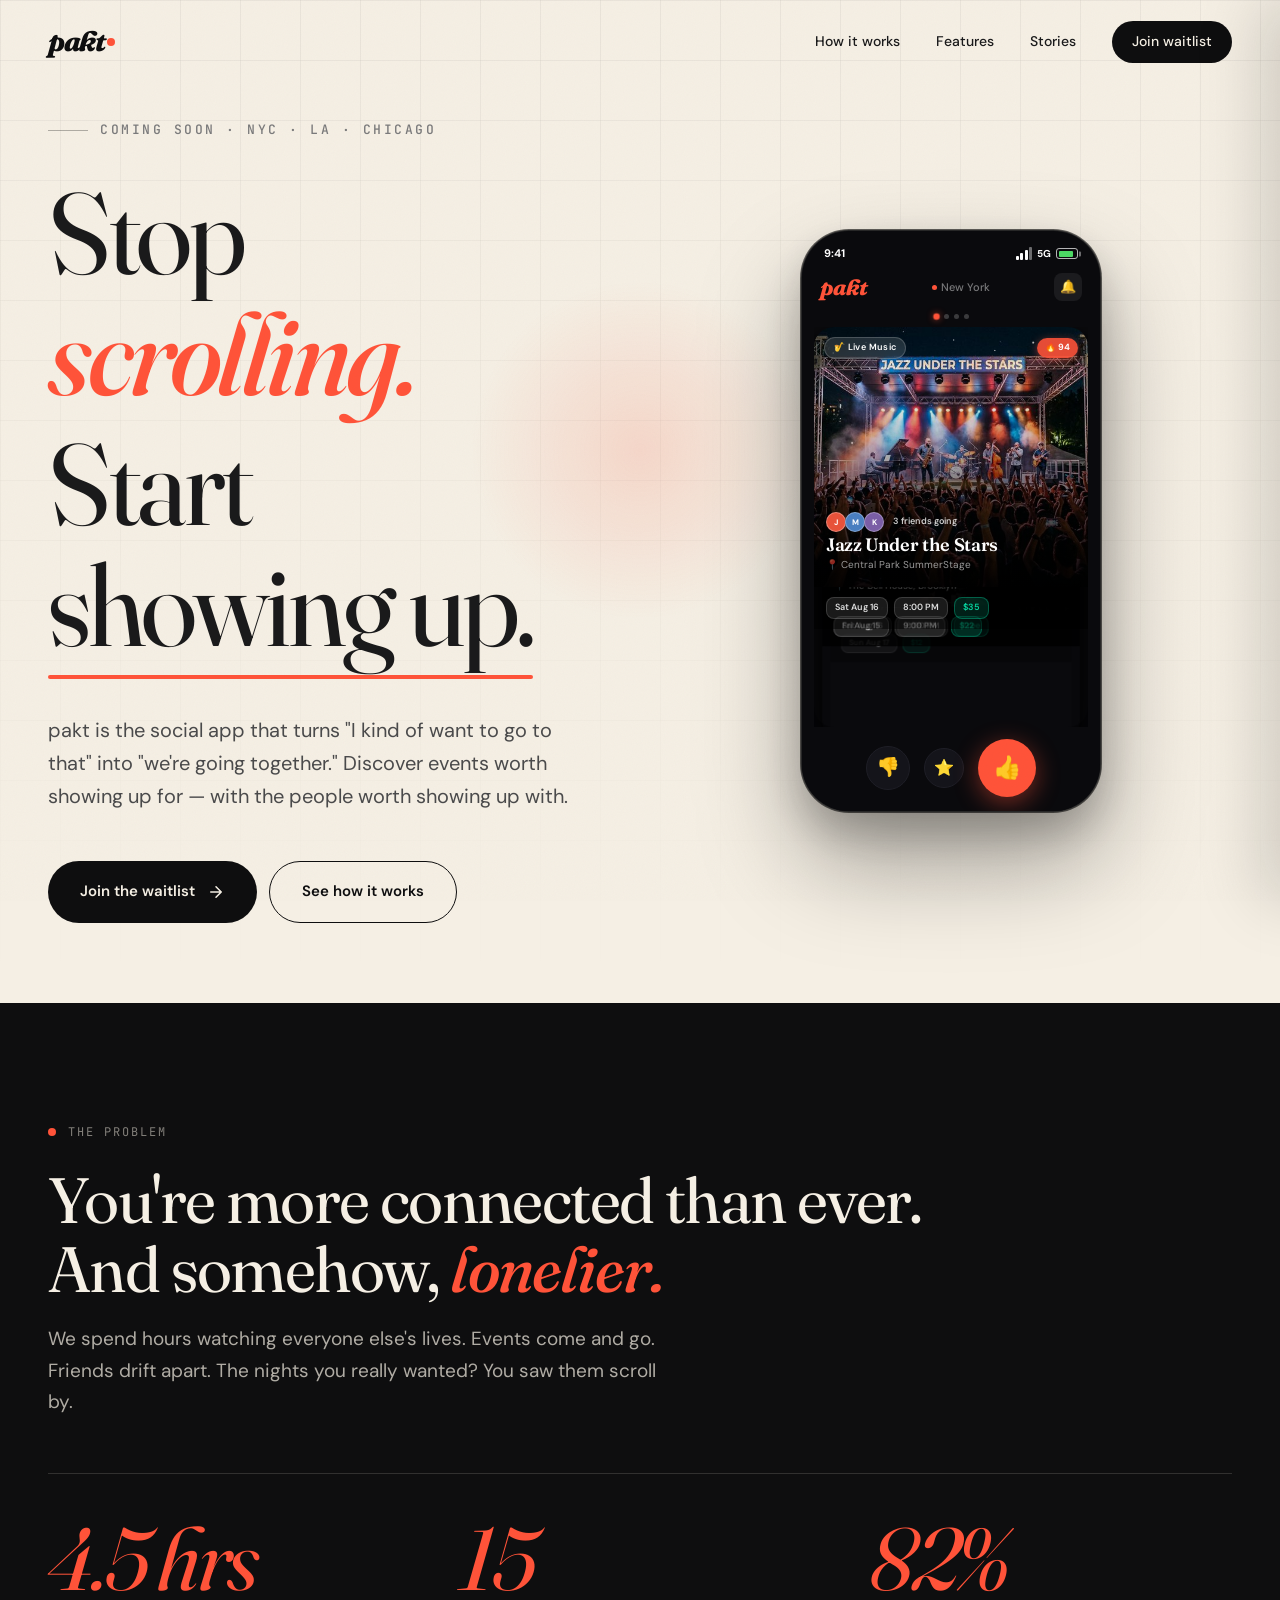
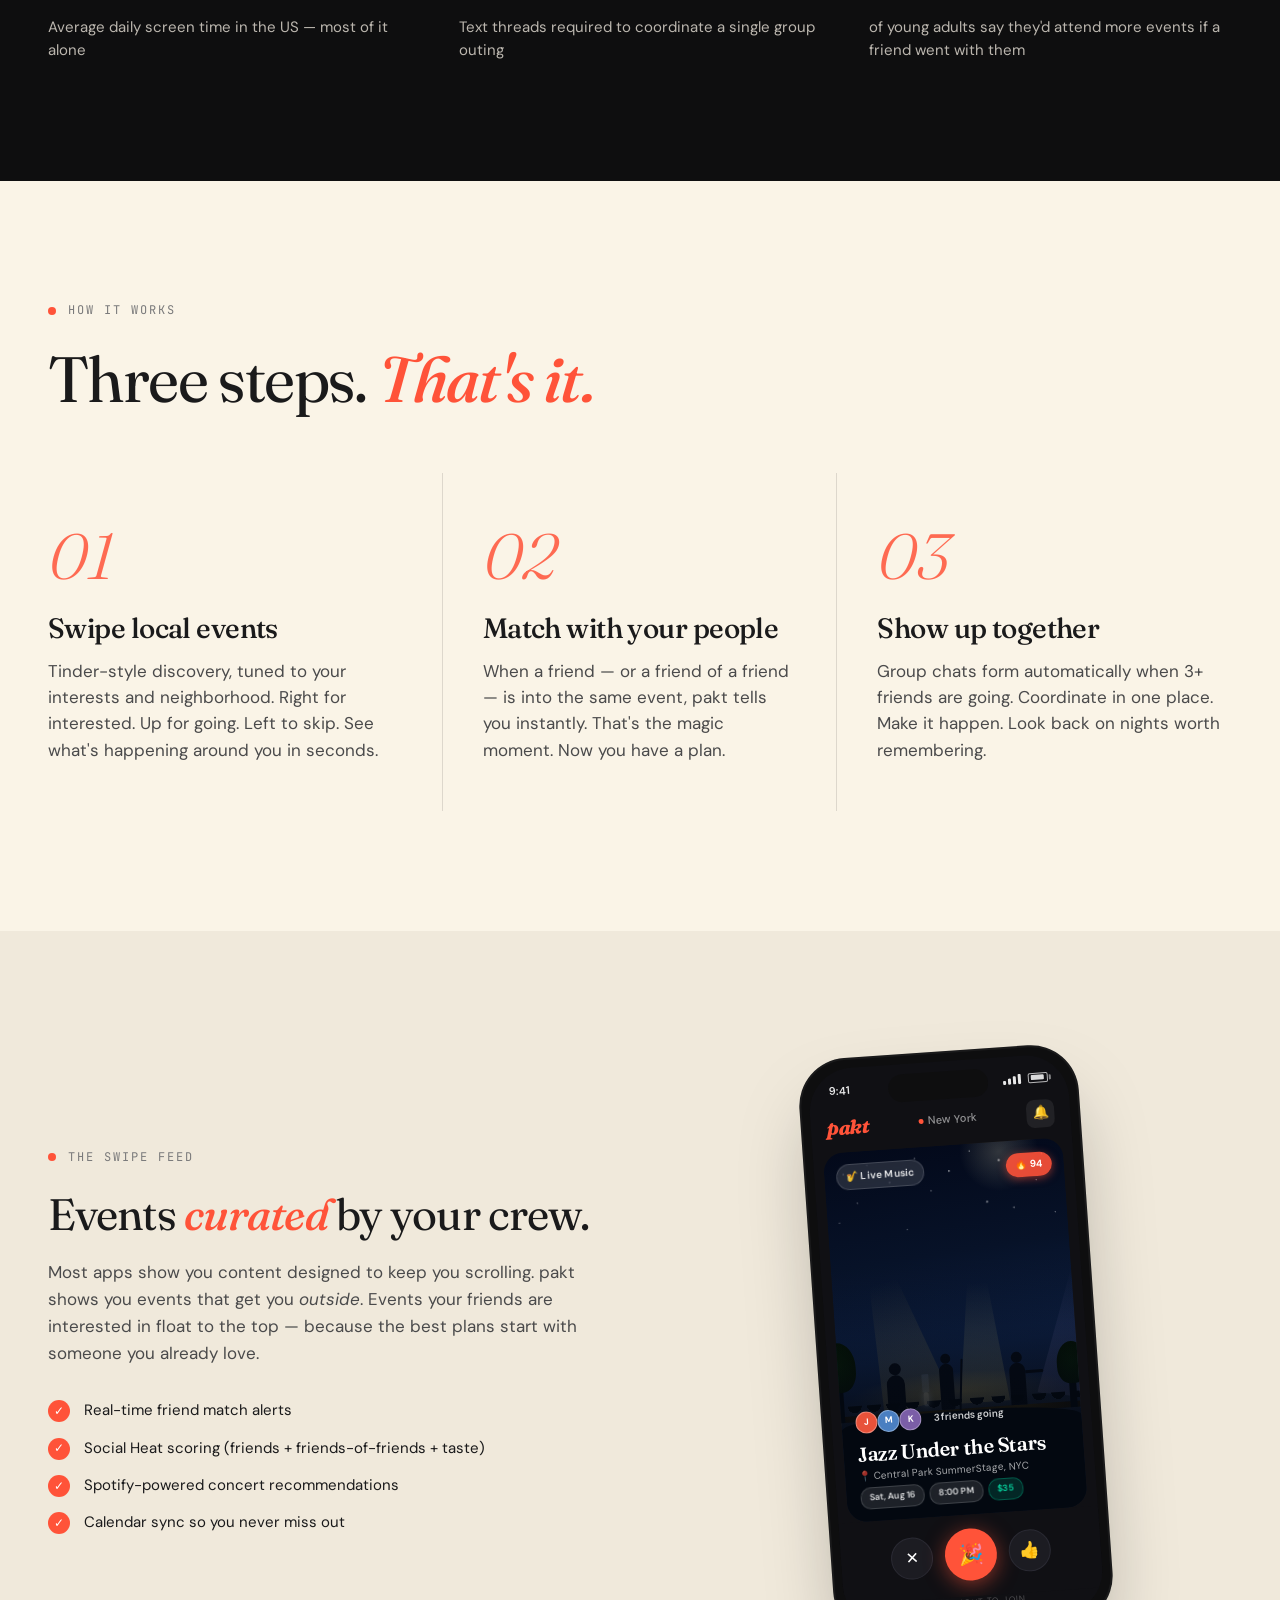
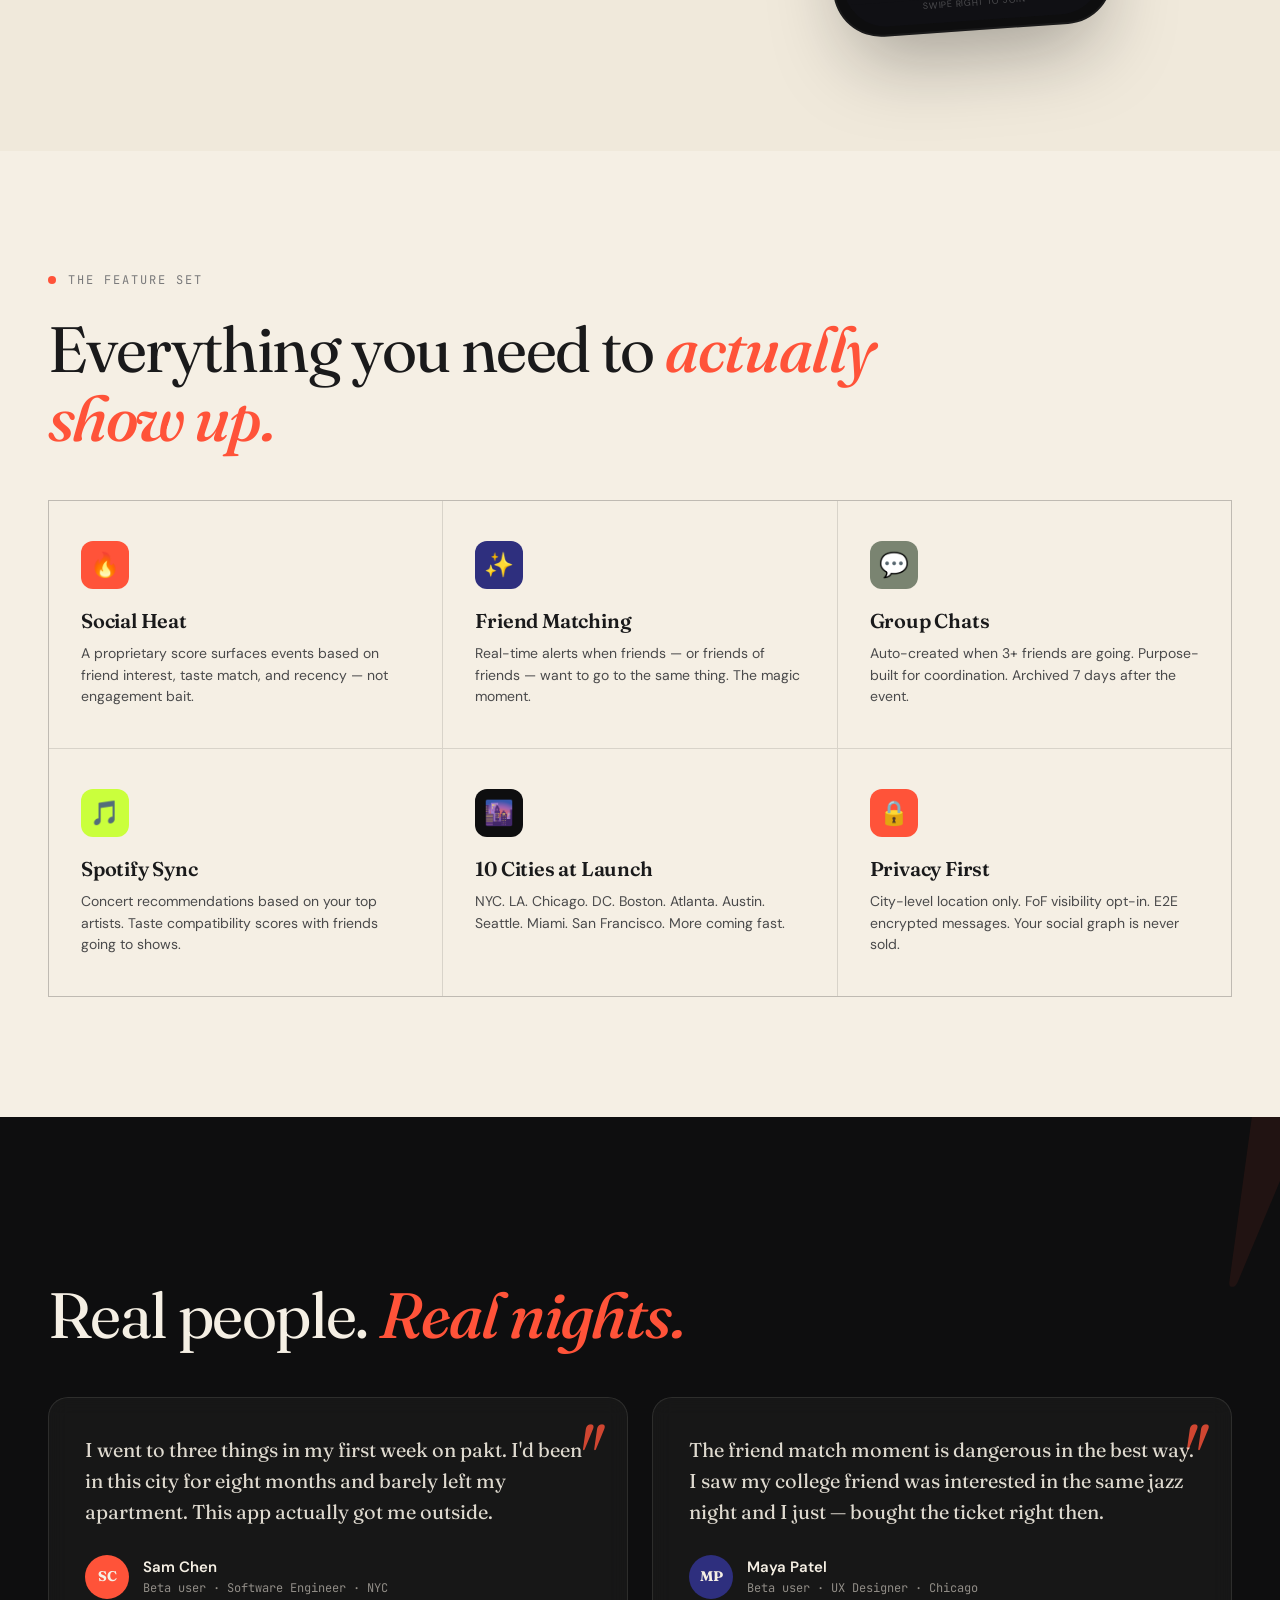
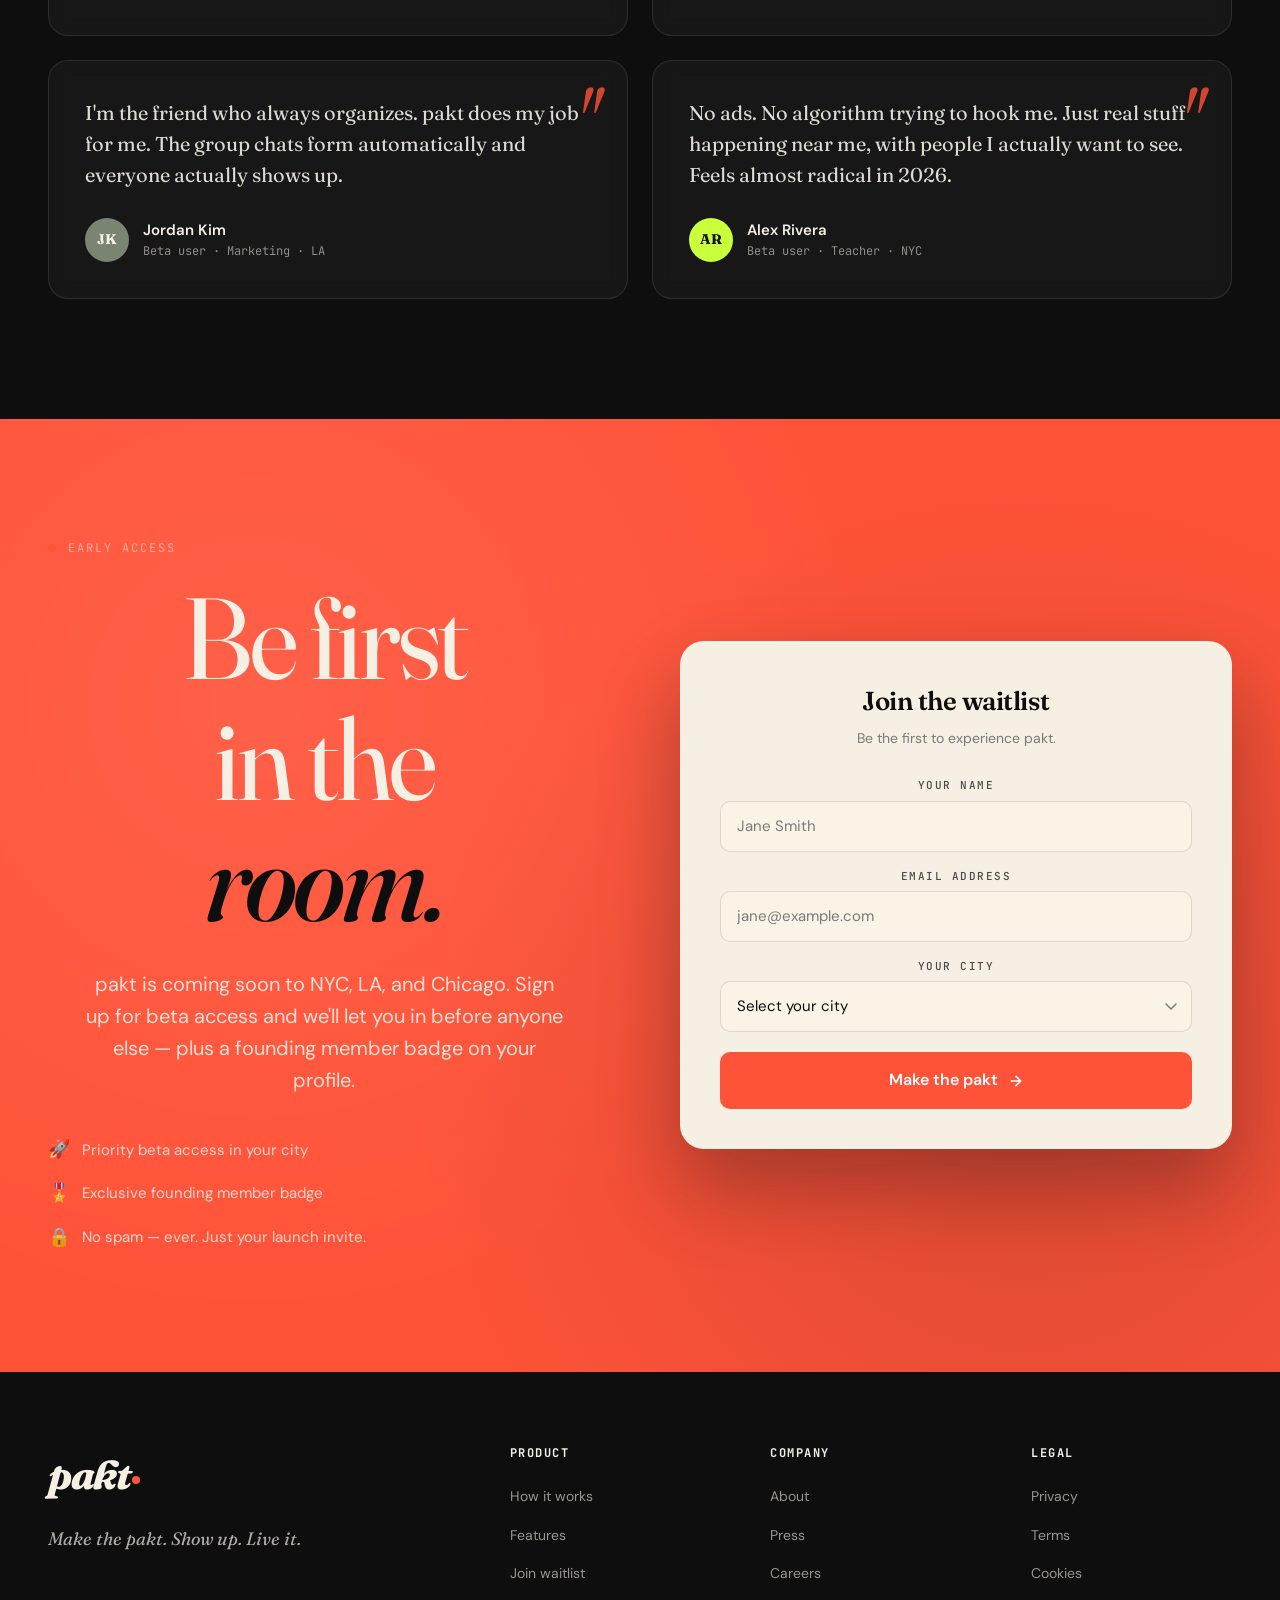
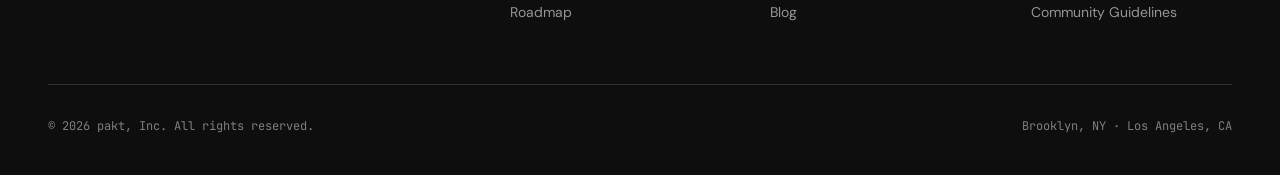
<file: index.html>
<!DOCTYPE html>
<html lang="en">
<head>
  <!-- Google tag (gtag.js) -->
<script async src="https://www.googletagmanager.com/gtag/js?id=G-9ZVL39YYQL"></script>
<script>
  window.dataLayer = window.dataLayer || [];
  function gtag(){dataLayer.push(arguments);}
  gtag('js', new Date());

  gtag('config', 'G-9ZVL39YYQL');
</script>
<meta charset="UTF-8" />
<meta name="viewport" content="width=device-width, initial-scale=1.0" />
<title>pakt — Make the pakt. Show up. Live it.</title>
<meta name="description" content="pakt is coming soon to NYC, LA, and Chicago. Join the beta waitlist and be first in the room when we launch." />
<meta property="og:title" content="pakt — Make the pakt. Show up. Live it." />
<meta property="og:description" content="The social discovery app for people who are tired of experiencing things alone." />
<meta property="og:url" content="https://pakt.group" />
<meta name="twitter:card" content="summary_large_image" />
<link rel="preconnect" href="https://fonts.googleapis.com" />
<link rel="preconnect" href="https://fonts.gstatic.com" crossorigin />
<link rel="stylesheet" href="https://fonts.googleapis.com/css2?family=Fraunces:ital,opsz,wght@0,9..144,300;0,9..144,400;0,9..144,500;0,9..144,600;0,9..144,700;0,9..144,800;0,9..144,900;1,9..144,400;1,9..144,500;1,9..144,600&family=DM+Sans:ital,opsz,wght@0,9..40,300;0,9..40,400;0,9..40,500;0,9..40,600;0,9..40,700;1,9..40,400&family=JetBrains+Mono:ital,wght@0,400;0,500;0,700&display=swap" />
<style>
/* ─── Design Tokens ───────────────────────────────────────────────────── */
:root {
  --ink: #0E0E0F;
  --bone: #F5EFE4;
  --cream: #FAF4E7;
  --paper: #F0E9DB;
  --ember: #FF5339;
  --ember-dim: #E8432B;
  --indigo: #2E2F7E;
  --lime: #CAFF3C;
  --sage: #7A8471;

  --text-ink: #1A1A1B;
  --text-dim: #4A4A4B;
  --text-mute: #7A7A7B;
  --rule: rgba(14, 14, 15, 0.12);

  --display: 'Fraunces', 'Times New Roman', serif;
  --body: 'DM Sans', system-ui, sans-serif;
  --mono: 'JetBrains Mono', ui-monospace, monospace;

  --max: 1280px;
  --gutter: clamp(20px, 5vw, 48px);
}

/* ─── Reset ──────────────────────────────────────────────────────────── */
*, *::before, *::after { box-sizing: border-box; margin: 0; padding: 0; }
html { scroll-behavior: smooth; -webkit-font-smoothing: antialiased; -moz-osx-font-smoothing: grayscale; }
body {
  font-family: var(--body);
  background: var(--bone);
  color: var(--text-ink);
  font-size: 17px;
  line-height: 1.55;
  overflow-x: hidden;
}
img { display: block; max-width: 100%; }
button, input, select, textarea { font: inherit; color: inherit; }
a { color: inherit; text-decoration: none; -webkit-tap-highlight-color: transparent; }
button { -webkit-tap-highlight-color: transparent; cursor: pointer; }

/* Noise / grain texture overlay */
body::before {
  content: "";
  position: fixed; inset: 0;
  pointer-events: none;
  z-index: 1000;
  opacity: 0.035;
  mix-blend-mode: multiply;
  background-image: url("data:image/svg+xml;utf8,<svg xmlns='http://www.w3.org/2000/svg' width='200' height='200'><filter id='n'><feTurbulence type='fractalNoise' baseFrequency='0.9' numOctaves='2' stitchTiles='stitch'/></filter><rect width='100%25' height='100%25' filter='url(%23n)'/></svg>");
}

/* ─── Navigation ─────────────────────────────────────────────────────── */
.nav {
  position: fixed; top: 0; left: 0; right: 0;
  z-index: 100;
  padding: 20px var(--gutter);
  display: flex; justify-content: space-between; align-items: center;
  transition: backdrop-filter 0.3s, background 0.3s, border-color 0.3s;
  border-bottom: 1px solid transparent;
}
.nav.scrolled {
  background: rgba(245, 239, 228, 0.85);
  backdrop-filter: blur(20px);
  -webkit-backdrop-filter: blur(20px);
  border-bottom-color: var(--rule);
}
.logo {
  font-family: var(--display);
  font-weight: 800;
  font-size: 28px;
  font-style: italic;
  letter-spacing: -1.5px;
  color: var(--ink);
}
.logo .dot {
  display: inline-block;
  width: 8px; height: 8px;
  border-radius: 50%;
  background: var(--ember);
  margin-left: 2px;
  vertical-align: 5px;
  animation: pulse 2s ease infinite;
}
@keyframes pulse {
  0%, 100% { opacity: 1; transform: scale(1); }
  50% { opacity: 0.6; transform: scale(1.3); }
}
.nav-links {
  display: flex; gap: 36px; align-items: center;
}
.nav-links a {
  font-family: var(--body);
  font-size: 14px;
  font-weight: 500;
  color: var(--text-ink);
  position: relative;
}
.nav-links a:not(.nav-cta)::after {
  content: ''; position: absolute; bottom: -4px; left: 0; width: 0; height: 1px;
  background: var(--ink); transition: width 0.3s ease;
}
@media (hover: hover) {
  .nav-links a:not(.nav-cta):hover::after { width: 100%; }
}
.nav-cta {
  background: var(--ink);
  color: var(--bone) !important;
  padding: 10px 20px;
  border-radius: 999px;
  font-weight: 600;
  transition: transform 0.2s, box-shadow 0.2s;
  -webkit-tap-highlight-color: transparent;
}
.nav-cta:active { opacity: 0.8; transform: scale(0.97); }
@media (hover: hover) {
  .nav-cta:hover {
    transform: translateY(-2px);
    box-shadow: 0 8px 20px rgba(14,14,15,0.2);
  }
}
/* ── Hamburger button ── */
.nav-burger {
  display: none;
  flex-direction: column;
  justify-content: center;
  gap: 5px;
  width: 40px; height: 40px;
  padding: 8px;
  border-radius: 8px;
  background: transparent;
  border: none;
  cursor: pointer;
  -webkit-tap-highlight-color: transparent;
}
.nav-burger span {
  display: block;
  width: 100%; height: 2px;
  background: var(--ink);
  border-radius: 2px;
  transition: transform 0.3s ease, opacity 0.3s ease;
  transform-origin: center;
}
.nav-burger.open span:nth-child(1) { transform: translateY(7px) rotate(45deg); }
.nav-burger.open span:nth-child(2) { opacity: 0; transform: scaleX(0); }
.nav-burger.open span:nth-child(3) { transform: translateY(-7px) rotate(-45deg); }

/* ── Mobile drawer ── */
.nav-drawer {
  position: fixed;
  top: 0; right: 0;
  width: min(320px, 85vw);
  height: 100vh;
  background: var(--bone);
  z-index: 200;
  display: flex;
  flex-direction: column;
  padding: 100px 32px 48px;
  gap: 4px;
  transform: translateX(100%);
  transition: transform 0.35s cubic-bezier(0.4, 0, 0.2, 1);
  box-shadow: -20px 0 60px rgba(14,14,15,0.15);
}
.nav-drawer.open { transform: translateX(0); }
.nav-overlay {
  position: fixed;
  inset: 0;
  background: rgba(14,14,15,0.4);
  z-index: 190;
  opacity: 0;
  pointer-events: none;
  transition: opacity 0.35s ease;
  backdrop-filter: blur(4px);
  -webkit-backdrop-filter: blur(4px);
}
.nav-overlay.open { opacity: 1; pointer-events: auto; }
.drawer-link {
  font-family: var(--display);
  font-size: 28px;
  font-weight: 400;
  letter-spacing: -0.02em;
  color: var(--text-ink);
  padding: 14px 0;
  border-bottom: 1px solid var(--rule);
  transition: color 0.2s;
}
.drawer-link:last-child { border-bottom: none; }
.drawer-link:active { color: var(--ember); }
.drawer-cta {
  margin-top: 16px;
  font-size: 22px;
  color: var(--ember);
  font-style: italic;
  border: none;
}

@media (max-width: 768px) {
  .nav-links a:not(.nav-cta) { display: none; }
  .nav-cta { display: none; }
  .nav-burger { display: flex; }
}

/* ─── Hero ───────────────────────────────────────────────────────────── */
.hero {
  min-height: 100vh;
  padding: 120px var(--gutter) 80px;
  position: relative;
  display: grid;
  grid-template-columns: 1fr 1fr;
  gap: 60px;
  align-items: center;
  max-width: var(--max);
  margin: 0 auto;
  overflow: visible;
}
@media (max-width: 960px) {
  .hero {
    grid-template-columns: 1fr;
    text-align: center;
    padding: 120px var(--gutter) 60px;
    gap: 48px;
  }
}

/* Hero background spans full viewport */
.hero-bg-full {
  position: fixed;
  inset: 0;
  pointer-events: none;
  z-index: -1;
}

.hero-grid {
  position: absolute; inset: 0;
  background-image:
    linear-gradient(to right, var(--rule) 1px, transparent 1px),
    linear-gradient(to bottom, var(--rule) 1px, transparent 1px);
  background-size: 60px 60px;
  mask-image: linear-gradient(to bottom, rgba(0,0,0,0.4), transparent);
  -webkit-mask-image: linear-gradient(to bottom, rgba(0,0,0,0.4), transparent);
  pointer-events: none;
}

.hero-copy { position: relative; z-index: 2; }
@media (max-width: 960px) {
  .hero-actions { justify-content: center; }
}

.hero-eyebrow {
  font-family: var(--mono);
  font-size: 13px;
  font-weight: 500;
  text-transform: uppercase;
  letter-spacing: 2.5px;
  color: var(--text-mute);
  margin-bottom: 32px;
  display: flex; align-items: center; gap: 12px;
  animation: fadeInUp 0.8s ease 0.1s both;
}
@media (max-width: 768px) {
  .hero-eyebrow { font-size: 11px; letter-spacing: 1.5px; margin-bottom: 24px; }
  .hero-eyebrow::before { width: 24px; }
}
.hero-eyebrow::before {
  content: ''; display: inline-block;
  width: 40px; height: 1px; background: var(--ink); opacity: 0.3;
}
.hero-title {
  font-family: var(--display);
  font-size: clamp(48px, 9vw, 120px);
  line-height: 1.05;
  font-weight: 400;
  letter-spacing: -0.03em;
  max-width: 1100px;
  margin-bottom: 40px;
  animation: fadeInUp 0.9s ease 0.2s both;
}
.hero-title .line {
  display: block;
  overflow: visible;
  padding-bottom: 0.08em;
}
.hero-title em {
  font-style: italic;
  font-weight: 500;
  color: var(--ember);
}
.hero-title .underline {
  position: relative;
  display: inline-block;
}
.hero-title .underline::after {
  content: ''; position: absolute;
  left: 0; right: 0; bottom: -0.12em;
  height: 4px;
  border-radius: 2px;
  background: var(--ember);
  animation: drawLine 1.2s ease 1.4s both;
  transform-origin: left;
}
@keyframes fadeInUp {
  from { opacity: 0; transform: translateY(24px); }
  to   { opacity: 1; transform: translateY(0); }
}
@keyframes drawLine {
  from { transform: scaleX(0); }
  to   { transform: scaleX(1); }
}
.hero-sub {
  font-size: clamp(16px, 2vw, 20px);
  max-width: 540px;
  color: var(--text-dim);
  margin-bottom: 48px;
  animation: fadeInUp 0.9s ease 0.4s both;
  line-height: 1.65;
}
.hero-actions {
  display: flex; gap: 12px; flex-wrap: wrap;
  animation: fadeInUp 0.9s ease 0.5s both;
}
@media (max-width: 640px) {
  .hero-actions { flex-direction: column; }
  .hero-actions .btn { width: 100%; justify-content: center; border-radius: 14px; padding: 17px 24px; }
}

/* ─── Buttons ─────────────────────────────────────────────────────────── */
.btn {
  display: inline-flex; align-items: center; gap: 12px;
  padding: 18px 32px;
  border-radius: 999px;
  font-family: var(--body);
  font-size: 15px;
  font-weight: 600;
  border: none;
  cursor: pointer;
  transition: all 0.25s ease;
  position: relative;
  overflow: hidden;
}
.btn-primary { background: var(--ink); color: var(--bone); }
.btn-secondary { background: transparent; color: var(--ink); border: 1.5px solid var(--ink); }
.btn-icon { width: 18px; height: 18px; }

/* Touch feedback — works on all devices */
.btn-primary:active { opacity: 0.85; transform: scale(0.97); }
.btn-secondary:active { background: var(--ink); color: var(--bone); transform: scale(0.97); }

/* Hover effects — desktop only, never fires on touch */
@media (hover: hover) {
  .btn-primary:hover {
    transform: translateY(-3px);
    box-shadow: 0 12px 32px rgba(14,14,15,0.25);
  }
  .btn-secondary:hover { background: var(--ink); color: var(--bone); }
}



.float-card-img {
  height: 110px; border-radius: 10px; margin-bottom: 12px;
  position: relative; overflow: hidden;
}

/* ═══════════════════════════════════════
   SCENE 1 — Jazz Under the Stars
   Night sky · Spotlights · Musicians · Crowd
   ═══════════════════════════════════════ */
.fc-jazz {
  background: linear-gradient(175deg, #030a1c 0%, #061530 35%, #0d2045 65%, #101830 100%);
}
/* Stars */
.fc-jazz::before {
  content: ''; position: absolute; inset: 0;
  background-image:
    radial-gradient(1px   1px   at  7% 10%, rgba(255,255,255,.95) 0%, transparent 100%),
    radial-gradient(1px   1px   at 19%  6%, rgba(255,255,255,.75) 0%, transparent 100%),
    radial-gradient(1.5px 1.5px at 34% 13%, rgba(255,255,255,.9)  0%, transparent 100%),
    radial-gradient(1px   1px   at 51%  5%, rgba(255,255,255,.8)  0%, transparent 100%),
    radial-gradient(1px   1px   at 66%  9%, rgba(255,255,255,.85) 0%, transparent 100%),
    radial-gradient(1.5px 1.5px at 80%  6%, rgba(255,255,255,.9)  0%, transparent 100%),
    radial-gradient(1px   1px   at 91% 15%, rgba(255,255,255,.7)  0%, transparent 100%),
    radial-gradient(1px   1px   at 12% 23%, rgba(255,255,255,.55) 0%, transparent 100%),
    radial-gradient(1px   1px   at 45% 20%, rgba(255,255,255,.65) 0%, transparent 100%),
    radial-gradient(1px   1px   at 73% 22%, rgba(255,255,255,.7)  0%, transparent 100%),
    radial-gradient(1px   1px   at 88% 28%, rgba(255,255,255,.5)  0%, transparent 100%),
    radial-gradient(1px   1px   at 28% 32%, rgba(255,255,255,.4)  0%, transparent 100%),
    radial-gradient(1px   1px   at 60% 30%, rgba(255,255,255,.45) 0%, transparent 100%);
}
/* Stage ambient glow */
.fc-jazz::after {
  content: ''; position: absolute;
  bottom: 37%; left: 50%; transform: translateX(-50%);
  width: 130px; height: 14px;
  background: radial-gradient(ellipse, rgba(255,195,55,.35) 0%, transparent 70%);
  border-radius: 50%;
}
/* Spotlight beams */
.fc-j-spot { position: absolute; bottom: 36%; }
.fc-j-spot::before {
  content: ''; position: absolute; bottom: 0;
  clip-path: polygon(20% 0%, 80% 0%, 100% 100%, 0% 100%);
}
.fc-j-spot-1 { left: 14%; }
.fc-j-spot-1::before {
  width: 40px; height: 48px;
  background: linear-gradient(to bottom, transparent 0%, rgba(255,200,55,.24) 100%);
  transform: rotate(-10deg); transform-origin: bottom center;
}
.fc-j-spot-2 { left: 46%; }
.fc-j-spot-2::before {
  width: 30px; height: 52px;
  background: linear-gradient(to bottom, transparent 0%, rgba(255,230,100,.2) 100%);
  transform-origin: bottom center;
}
.fc-j-spot-3 { right: 14%; }
.fc-j-spot-3::before {
  width: 38px; height: 46px;
  background: linear-gradient(to bottom, transparent 0%, rgba(180,155,255,.2) 100%);
  transform: rotate(10deg); transform-origin: bottom center;
}
/* Stage platform */
.fc-j-stage {
  position: absolute;
  bottom: 36%; left: 0; right: 0; height: 2px;
  background: linear-gradient(90deg, transparent, #4a3818 20%, #2e2208 50%, #4a3818 80%, transparent);
  box-shadow: 0 0 10px rgba(255,190,50,.25);
}
/* Musician silhouettes */
.fc-j-sil {
  position: absolute; bottom: calc(36% + 2px);
  background: #01040d; border-radius: 2px 2px 0 0;
}
.fc-j-sil::before {
  content: ''; position: absolute;
  bottom: 100%; left: 50%; transform: translateX(-50%);
  border-radius: 50%; background: #01040d;
}
/* Pianist */
.fc-j-sil-1 { left: calc(25% - 4px); width: 8px; height: 18px; }
.fc-j-sil-1::before { width: 6px; height: 6px; }
/* Bassist */
.fc-j-sil-2 { left: calc(50% - 4px); width: 7px; height: 22px; }
.fc-j-sil-2::before { width: 5px; height: 5px; }
.fc-j-sil-2::after {
  content: ''; position: absolute;
  top: -2px; right: -8px;
  width: 1px; height: 28px;
  background: #01040d; transform: rotate(5deg); transform-origin: bottom;
}
/* Trumpet */
.fc-j-sil-3 { right: calc(25% - 4px); width: 8px; height: 20px; }
.fc-j-sil-3::before { width: 5px; height: 5px; }
.fc-j-sil-3::after {
  content: ''; position: absolute;
  top: 5px; left: 100%;
  width: 11px; height: 2px;
  background: #01040d; border-radius: 0 1px 1px 0;
}
/* Trees flanking stage */
.fc-j-tree {
  position: absolute;
  bottom: 36%;
}
.fc-j-tree::before, .fc-j-tree::after { content: ''; position: absolute; background: #01040d; }
.fc-j-tree-l { left: 0; }
.fc-j-tree-l::before { bottom: 0; left: 4px; width: 5px; height: 22px; }
.fc-j-tree-l::after {
  bottom: 18px; left: -6px;
  width: 22px; height: 28px;
  background: radial-gradient(ellipse, #01040d 0%, #01040d 100%);
  border-radius: 50% 50% 40% 40%;
}
.fc-j-tree-r { right: 0; }
.fc-j-tree-r::before { bottom: 0; right: 4px; width: 5px; height: 18px; }
.fc-j-tree-r::after {
  bottom: 14px; right: -5px;
  width: 18px; height: 22px;
  border-radius: 50% 50% 40% 40%;
}
/* Crowd silhouette */
.fc-j-crowd {
  position: absolute;
  bottom: 0; left: 0; right: 0; height: 36%;
  background: #01040d;
  border-radius: 50% 50% 0 0 / 8px 8px 0 0;
}
.fc-j-crowd::before {
  content: ''; position: absolute;
  top: -7px; left: 0; right: 0; height: 8px;
  background:
    radial-gradient(ellipse 9px 7px at  5% 0%, #01040d 49%, transparent 50%),
    radial-gradient(ellipse 9px 7px at 13% 0%, #01040d 49%, transparent 50%),
    radial-gradient(ellipse 9px 7px at 21% 0%, #01040d 49%, transparent 50%),
    radial-gradient(ellipse 9px 7px at 30% 0%, #01040d 49%, transparent 50%),
    radial-gradient(ellipse 9px 7px at 38% 0%, #01040d 49%, transparent 50%),
    radial-gradient(ellipse 9px 7px at 47% 0%, #01040d 49%, transparent 50%),
    radial-gradient(ellipse 9px 7px at 55% 0%, #01040d 49%, transparent 50%),
    radial-gradient(ellipse 9px 7px at 64% 0%, #01040d 49%, transparent 50%),
    radial-gradient(ellipse 9px 7px at 72% 0%, #01040d 49%, transparent 50%),
    radial-gradient(ellipse 9px 7px at 81% 0%, #01040d 49%, transparent 50%),
    radial-gradient(ellipse 9px 7px at 90% 0%, #01040d 49%, transparent 50%),
    radial-gradient(ellipse 9px 7px at 99% 0%, #01040d 49%, transparent 50%);
}

/* ═══════════════════════════════════════
   SCENE 2 — Street Food Festival (Urban)
   City skyline · Food trucks · Bunting · Crowd
   ═══════════════════════════════════════ */
.fc-food {
  background: linear-gradient(175deg,
    #1c3a5e 0%,
    #2e5a80 18%,
    #b87218 58%,
    #8a4e08 80%,
    #5a2e04 100%
  );
}
/* Sky: sun halo + warm atmosphere */
.fc-food::before {
  content: ''; position: absolute; inset: 0;
  background:
    radial-gradient(ellipse 110px 32px at 62% 60%, rgba(255,220,80,.28) 0%, transparent 100%),
    radial-gradient(ellipse 50px 18px at 25% 68%, rgba(255,180,50,.1)  0%, transparent 100%);
}
/* City skyline */
.fc-f-skyline {
  position: absolute;
  bottom: 38%; left: 0; right: 0; height: 32px;
  background:
    linear-gradient(#0a1828,#0a1828)  1% bottom / 14px 32px no-repeat,
    linear-gradient(#0a1828,#0a1828) 12% bottom / 18px 20px no-repeat,
    linear-gradient(#0a1828,#0a1828) 27% bottom / 13px 28px no-repeat,
    linear-gradient(#0a1828,#0a1828) 43% bottom / 22px 16px no-repeat,
    linear-gradient(#0a1828,#0a1828) 58% bottom / 16px 26px no-repeat,
    linear-gradient(#0a1828,#0a1828) 73% bottom / 20px 22px no-repeat,
    linear-gradient(#0a1828,#0a1828) 88% bottom / 14px 30px no-repeat;
}
/* Lit windows on buildings */
.fc-f-skyline::before {
  content: ''; position: absolute; inset: 0;
  background:
    radial-gradient(1px 1px at  3% 22%, rgba(255,230,100,.7) 0%, transparent 100%),
    radial-gradient(1px 1px at  8% 58%, rgba(255,230,100,.55) 0%, transparent 100%),
    radial-gradient(1px 1px at 16% 52%, rgba(255,230,100,.65) 0%, transparent 100%),
    radial-gradient(1px 1px at 31% 20%, rgba(255,230,100,.7) 0%, transparent 100%),
    radial-gradient(1px 1px at 36% 55%, rgba(255,230,100,.5) 0%, transparent 100%),
    radial-gradient(1px 1px at 48% 42%, rgba(255,230,100,.6) 0%, transparent 100%),
    radial-gradient(1px 1px at 63% 16%, rgba(255,230,100,.65) 0%, transparent 100%),
    radial-gradient(1px 1px at 68% 50%, rgba(255,230,100,.5) 0%, transparent 100%),
    radial-gradient(1px 1px at 78% 32%, rgba(255,230,100,.6) 0%, transparent 100%),
    radial-gradient(1px 1px at 83% 62%, rgba(255,230,100,.55) 0%, transparent 100%),
    radial-gradient(1px 1px at 92% 25%, rgba(255,230,100,.7) 0%, transparent 100%);
}
/* Ground / street */
.fc-f-ground {
  position: absolute;
  bottom: 0; left: 0; right: 0; height: 38%;
  background: linear-gradient(to bottom, #1a1008, #0e0804);
}
.fc-f-ground::before {
  content: ''; position: absolute;
  top: 0; left: 0; right: 0; height: 1.5px;
  background: rgba(255,200,80,.12);
}
/* Bunting string */
.fc-f-bunting {
  position: absolute;
  top: 20%; left: 0; right: 0; height: 1px;
  background: rgba(255,255,255,.22);
}
/* Colorful bunting flags */
.fc-f-bunting::before {
  content: ''; position: absolute;
  top: 0; left: 0; height: 8px; width: 100%;
  background:
    linear-gradient(135deg, rgba(220,30,30,.9) 5px, transparent 5px)    0px   0px / 12px 8px,
    linear-gradient(225deg, rgba(220,30,30,.9) 5px, transparent 5px)    6px   0px / 12px 8px,
    linear-gradient(135deg, rgba(255,200,0,.85) 5px, transparent 5px)  14px   0px / 12px 8px,
    linear-gradient(225deg, rgba(255,200,0,.85) 5px, transparent 5px)  20px   0px / 12px 8px,
    linear-gradient(135deg, rgba(30,100,200,.7) 5px, transparent 5px)  28px   0px / 12px 8px,
    linear-gradient(225deg, rgba(30,100,200,.7) 5px, transparent 5px)  34px   0px / 12px 8px,
    linear-gradient(135deg, rgba(200,30,100,.8) 5px, transparent 5px)  42px   0px / 12px 8px,
    linear-gradient(225deg, rgba(200,30,100,.8) 5px, transparent 5px)  48px   0px / 12px 8px,
    linear-gradient(135deg, rgba(30,160,60,.7) 5px, transparent 5px)   56px   0px / 12px 8px,
    linear-gradient(225deg, rgba(30,160,60,.7) 5px, transparent 5px)   62px   0px / 12px 8px,
    linear-gradient(135deg, rgba(220,30,30,.9) 5px, transparent 5px)   70px   0px / 12px 8px,
    linear-gradient(225deg, rgba(220,30,30,.9) 5px, transparent 5px)   76px   0px / 12px 8px,
    linear-gradient(135deg, rgba(255,200,0,.85) 5px, transparent 5px)  84px   0px / 12px 8px,
    linear-gradient(225deg, rgba(255,200,0,.85) 5px, transparent 5px)  90px   0px / 12px 8px,
    linear-gradient(135deg, rgba(30,100,200,.7) 5px, transparent 5px)  98px   0px / 12px 8px,
    linear-gradient(225deg, rgba(30,100,200,.7) 5px, transparent 5px) 104px   0px / 12px 8px,
    linear-gradient(135deg, rgba(200,30,100,.8) 5px, transparent 5px) 112px   0px / 12px 8px,
    linear-gradient(225deg, rgba(200,30,100,.8) 5px, transparent 5px) 118px   0px / 12px 8px,
    linear-gradient(135deg, rgba(30,160,60,.7) 5px, transparent 5px)  126px   0px / 12px 8px,
    linear-gradient(225deg, rgba(30,160,60,.7) 5px, transparent 5px)  132px   0px / 12px 8px,
    linear-gradient(135deg, rgba(220,30,30,.9) 5px, transparent 5px)  140px   0px / 12px 8px,
    linear-gradient(225deg, rgba(220,30,30,.9) 5px, transparent 5px)  146px   0px / 12px 8px,
    linear-gradient(135deg, rgba(255,200,0,.85) 5px, transparent 5px) 154px   0px / 12px 8px,
    linear-gradient(225deg, rgba(255,200,0,.85) 5px, transparent 5px) 160px   0px / 12px 8px,
    linear-gradient(135deg, rgba(30,100,200,.7) 5px, transparent 5px) 168px   0px / 12px 8px,
    linear-gradient(225deg, rgba(30,100,200,.7) 5px, transparent 5px) 174px   0px / 12px 8px,
    linear-gradient(135deg, rgba(200,30,100,.8) 5px, transparent 5px) 182px   0px / 12px 8px,
    linear-gradient(225deg, rgba(200,30,100,.8) 5px, transparent 5px) 188px   0px / 12px 8px,
    linear-gradient(135deg, rgba(30,160,60,.7) 5px, transparent 5px)  196px   0px / 12px 8px,
    linear-gradient(225deg, rgba(30,160,60,.7) 5px, transparent 5px)  202px   0px / 12px 8px;
  background-repeat: no-repeat;
}
/* Food truck bodies */
.fc-f-truck {
  position: absolute;
  bottom: 38%;
  background: #0a1828;
  border-radius: 2px 2px 0 0;
}
/* Wheels via box-shadow */
.fc-f-truck::after {
  content: ''; position: absolute;
  bottom: -5px;
  width: 8px; height: 8px;
  background: #0a1828; border-radius: 50%;
}
.fc-f-truck-1 { left: 2%; width: 60px; height: 24px; }
.fc-f-truck-1::after { left: 9px; box-shadow: 38px 0 0 0 #0a1828; }
.fc-f-truck-2 { left: 43%; width: 52px; height: 22px; }
.fc-f-truck-2::after { left: 8px; box-shadow: 32px 0 0 0 #0a1828; }
/* Service windows */
.fc-f-win {
  position: absolute;
  background: rgba(255,200,50,.18);
  border: 1px solid rgba(255,200,50,.3);
  border-radius: 1px;
}
.fc-f-win-1 { bottom: calc(38% + 8px);  left: calc(2%  + 14px); width: 16px; height: 12px; }
.fc-f-win-2 { bottom: calc(38% + 7px);  left: calc(43% + 12px); width: 14px; height: 10px; }
/* Truck awnings */
.fc-f-awn {
  position: absolute;
  background: #0a1828; height: 5px;
}
.fc-f-awn-1 { bottom: calc(38% + 24px); left: calc(2%  - 2px); width: 64px; }
.fc-f-awn-2 { bottom: calc(38% + 22px); left: calc(43% - 2px); width: 56px; }
/* Food stand (right) */
.fc-f-stand {
  position: absolute;
  bottom: 38%; right: 3%;
  width: 34px; height: 14px;
  background: #0a1828; border-radius: 1px;
}
.fc-f-stand::before {
  content: ''; position: absolute;
  bottom: 100%; left: -3px; right: -3px; height: 4px;
  background: #0a1828; border-radius: 1px 1px 0 0;
}
.fc-f-stand::after {
  content: ''; position: absolute;
  top: 100%; left: 5px;
  width: 2px; height: 8px;
  background: #0a1828;
  box-shadow: 20px 0 0 0 #0a1828;
}
/* Steam wisps */
.fc-f-steam {
  position: absolute; bottom: 38%;
  width: 3px; background: rgba(255,255,255,.12); border-radius: 2px;
  animation: fc-steam 2.5s ease-in-out infinite;
}
.fc-f-steam-1 { left: 18%; height: 14px; animation-delay: 0.4s; }
.fc-f-steam-2 { left: 54%; height: 10px; animation-delay: 1.2s; }
@keyframes fc-steam {
  0%   { transform: translateY(0) scaleX(1); opacity: .12; }
  50%  { transform: translateY(-9px) scaleX(1.6); opacity: .18; }
  100% { transform: translateY(-18px) scaleX(.4); opacity: 0; }
}
/* Crowd heads foreground */
.fc-f-crowd {
  position: absolute;
  bottom: 0; left: 0; right: 0; height: 20%;
  background: #0a0602;
}
.fc-f-crowd::before {
  content: ''; position: absolute;
  top: -9px; left: 0; right: 0; height: 10px;
  background:
    radial-gradient(ellipse 12px 9px at  5% 0%, #0a0602 49%, transparent 50%),
    radial-gradient(ellipse 11px 8px at 14% 0%, #0a0602 49%, transparent 50%),
    radial-gradient(ellipse 13px 9px at 24% 0%, #0a0602 49%, transparent 50%),
    radial-gradient(ellipse 10px 8px at 33% 0%, #0a0602 49%, transparent 50%),
    radial-gradient(ellipse 12px 9px at 43% 0%, #0a0602 49%, transparent 50%),
    radial-gradient(ellipse 11px 8px at 53% 0%, #0a0602 49%, transparent 50%),
    radial-gradient(ellipse 13px 9px at 62% 0%, #0a0602 49%, transparent 50%),
    radial-gradient(ellipse 10px 8px at 72% 0%, #0a0602 49%, transparent 50%),
    radial-gradient(ellipse 12px 9px at 82% 0%, #0a0602 49%, transparent 50%),
    radial-gradient(ellipse 11px 8px at 92% 0%, #0a0602 49%, transparent 50%);
}

/* ═══════════════════════════════════════
   SCENE 3 — Sunset Kayak Tour
   Burning sky · Glowing sun · Dark water · Kayaks
   ═══════════════════════════════════════ */
.fc-kayak {
  background: linear-gradient(175deg,
    #ff7730 0%, #f56010 22%,
    #d94800 48%, #b83200 72%,
    #7a1800 100%);
}
/* Atmospheric haze */
.fc-kayak::before {
  content: ''; position: absolute; inset: 0;
  background:
    radial-gradient(ellipse 100px 38px at 50% 22%, rgba(255,240,80,.14) 0%, transparent 100%),
    radial-gradient(ellipse 50px  20px at 18% 18%, rgba(255,200,80,.08) 0%, transparent 100%),
    radial-gradient(ellipse 45px  18px at 82% 14%, rgba(255,210,80,.08) 0%, transparent 100%);
}
/* Sun orb */
.fc-k-sun {
  position: absolute;
  bottom: 42%; left: 50%; transform: translateX(-50%);
  width: 20px; height: 20px; border-radius: 50%;
  background: radial-gradient(circle, #fff8e0 0%, #ffe050 40%, #ffaa00 70%, transparent 100%);
  box-shadow: 0 0 10px 5px rgba(255,210,40,.45), 0 0 28px 10px rgba(255,140,0,.2);
}
/* Water body */
.fc-k-water {
  position: absolute;
  bottom: 0; left: 0; right: 0; height: 42%;
  background: linear-gradient(to bottom, #0c1f35 0%, #071420 50%, #03090f 100%);
}
/* Sun reflection column */
.fc-k-water::before {
  content: ''; position: absolute;
  top: 0; left: 50%; transform: translateX(-50%);
  width: 8px; height: 40%;
  background: linear-gradient(to bottom, rgba(255,200,40,.4) 0%, rgba(255,130,20,.15) 60%, transparent 100%);
  border-radius: 0 0 3px 3px;
}
/* Water shimmer line */
.fc-k-water::after {
  content: ''; position: absolute;
  top: 7px; left: 0; right: 0; height: 1px;
  background: linear-gradient(90deg, transparent 8%, rgba(255,140,30,.22) 28%, rgba(255,190,60,.38) 50%, rgba(255,140,30,.22) 72%, transparent 92%);
}
/* Second shimmer line */
.fc-k-shimmer {
  position: absolute;
  bottom: calc(42% - 18px); left: 0; right: 0; height: 1px;
  background: linear-gradient(90deg, transparent 15%, rgba(255,120,20,.14) 35%, rgba(255,160,40,.2) 50%, rgba(255,120,20,.14) 65%, transparent 85%);
}
/* Mountain / tree silhouette */
.fc-k-mtn {
  position: absolute;
  bottom: 42%; left: 0; right: 0; height: 18px;
  background:
    radial-gradient(ellipse 55px 18px at 16% 100%, #07111e 49%, transparent 50%),
    radial-gradient(ellipse 65px 15px at 78% 100%, #07111e 49%, transparent 50%),
    radial-gradient(ellipse 22px 10px at  4% 100%, #07111e 49%, transparent 50%),
    radial-gradient(ellipse 28px 13px at 96% 100%, #07111e 49%, transparent 50%),
    radial-gradient(ellipse 20px  8px at 38% 100%, #07111e 49%, transparent 50%),
    radial-gradient(ellipse 18px  9px at 58% 100%, #07111e 49%, transparent 50%);
}
/* Kayak hulls — prominent boat shapes */
.fc-k-kayak {
  position: absolute;
  bottom: calc(42% + 2px);
  height: 8px;
  border-radius: 50%;
  background: #07111e;
  box-shadow: 0 2px 6px rgba(0,0,0,.5);
}
/* Kayak 1 — lead, foreground, large */
.fc-k-kayak-1 { left: 15%; width: 58px; }
/* Kayak 2 — behind, slightly smaller */
.fc-k-kayak-2 { left: 57%; width: 46px; bottom: calc(42% + 1px); }
/* Paddle blades on each kayak */
.fc-k-kayak::before, .fc-k-kayak::after {
  content: ''; position: absolute;
  background: #07111e; border-radius: 2px;
  width: 3px; height: 14px;
  top: -12px;
}
.fc-k-kayak-1::before { left: 16px;  transform: rotate(-24deg); transform-origin: bottom center; }
.fc-k-kayak-1::after  { right: 16px; transform: rotate(24deg);  transform-origin: bottom center; }
.fc-k-kayak-2::before { left: 12px;  transform: rotate(-20deg); transform-origin: bottom center; width: 2px; height: 12px; top: -10px; }
.fc-k-kayak-2::after  { right: 12px; transform: rotate(20deg);  transform-origin: bottom center; width: 2px; height: 12px; top: -10px; }
/* Paddler on kayak 1 */
.fc-k-kayak-1 .fc-k-paddler {
  position: absolute;
  bottom: 65%; left: 50%; transform: translateX(-50%);
  width: 6px; height: 9px;
  background: #07111e; border-radius: 3px 3px 0 0;
}
.fc-k-kayak-1 .fc-k-paddler::before {
  content: ''; position: absolute;
  bottom: 100%; left: 50%; transform: translateX(-50%);
  width: 5px; height: 5px;
  background: #07111e; border-radius: 50%;
}
/* Paddler on kayak 2 */
.fc-k-kayak-2 .fc-k-paddler {
  position: absolute;
  bottom: 65%; left: 50%; transform: translateX(-50%);
  width: 5px; height: 7px;
  background: #07111e; border-radius: 2px 2px 0 0;
}
.fc-k-kayak-2 .fc-k-paddler::before {
  content: ''; position: absolute;
  bottom: 100%; left: 50%; transform: translateX(-50%);
  width: 4px; height: 4px;
  background: #07111e; border-radius: 50%;
}




/* ═══════════════════════════════════════════════════════════
   ANIMATED PHONE DEMO
   ═══════════════════════════════════════════════════════════ */

/* ── Phone container ── */
.hero-phone-demo {
  position: relative;
  z-index: 2;
  display: flex;
  align-items: center;
  justify-content: center;
  padding: 20px 0;
}
@media (max-width: 960px) {
  .hero-phone-demo { padding: 0; }
}

/* Glow ring behind phone */
.hero-phone-demo::before {
  content: '';
  position: absolute;
  width: 320px; height: 320px;
  border-radius: 50%;
  background: radial-gradient(circle, rgba(255,83,57,.18) 0%, transparent 70%);
  animation: demoGlow 4s ease-in-out infinite;
  pointer-events: none;
}
@keyframes demoGlow {
  0%,100% { transform: scale(1);   opacity: .8; }
  50%      { transform: scale(1.1); opacity: 1; }
}

/* ── Phone shell ── */
.demo-phone {
  width: 300px;
  background: #0e0e0f;
  border-radius: 48px;
  border: 1.5px solid rgba(255,255,255,.1);
  box-shadow:
    0 0 0 1px rgba(0,0,0,.6),
    0 50px 100px rgba(0,0,0,.35),
    0 20px 40px rgba(0,0,0,.2),
    inset 0 1px 0 rgba(255,255,255,.06);
  overflow: hidden;
  position: relative;
  animation: phoneFloat 5s ease-in-out infinite;
}
@keyframes phoneFloat {
  0%,100% { transform: translateY(0) rotate(0deg); }
  33%      { transform: translateY(-10px) rotate(.4deg); }
  66%      { transform: translateY(-5px) rotate(-.3deg); }
}

/* ── Screen ── */
.demo-screen {
  background: #0a0a0d;
  position: relative;
  overflow: hidden;
  height: 580px;
  display: flex;
  flex-direction: column;
}

/* ── Status bar ── */
.demo-status {
  display: flex;
  justify-content: space-between;
  align-items: center;
  padding: 14px 22px 0;
  font-size: 11px;
  font-weight: 700;
  color: #fff;
  font-family: var(--body);
  flex-shrink: 0;
  position: relative;
  z-index: 10;
}
.demo-status-right { display: flex; align-items: center; gap: 5px; }
.demo-sig { display: flex; align-items: flex-end; gap: 1.5px; }
.demo-sig span { background: #fff; border-radius: 1px; width: 3px; }
.demo-sig span:nth-child(1) { height: 4px; }
.demo-sig span:nth-child(2) { height: 7px; }
.demo-sig span:nth-child(3) { height: 10px; }
.demo-sig span:nth-child(4) { height: 13px; opacity:.4; }
.demo-bat {
  width: 22px; height: 11px;
  border: 1.5px solid rgba(255,255,255,.7); border-radius: 3px;
  position: relative;
}
.demo-bat::before {
  content: ''; position: absolute;
  left: 2px; top: 1.5px; right: 4px; bottom: 1.5px;
  background: #4CD964; border-radius: 1px;
}
.demo-bat::after {
  content: ''; position: absolute;
  right: -4px; top: 50%; transform: translateY(-50%);
  width: 2px; height: 5px;
  background: rgba(255,255,255,.4); border-radius: 0 1px 1px 0;
}

/* ── App header bar ── */
.demo-header {
  display: flex;
  justify-content: space-between;
  align-items: center;
  padding: 8px 18px 10px;
  flex-shrink: 0;
  position: relative;
  z-index: 10;
}
.demo-logo {
  font-family: var(--display);
  font-size: 22px; font-weight: 800; font-style: italic;
  color: var(--ember); letter-spacing: -.5px;
}
.demo-loc {
  display: flex; align-items: center; gap: 4px;
  font-size: 11px; color: rgba(255,255,255,.45); font-weight: 500;
}
.demo-loc-dot {
  width: 5px; height: 5px; border-radius: 50%; background: var(--ember);
  animation: pulse 2s ease-in-out infinite;
}
.demo-notif {
  width: 28px; height: 28px; border-radius: 8px;
  background: rgba(255,255,255,.07);
  display: flex; align-items: center; justify-content: center;
  font-size: 13px;
}

/* ── Progress dots ── */
.demo-progress {
  display: flex; justify-content: center; gap: 5px;
  padding: 0 0 8px; flex-shrink: 0;
  position: relative; z-index: 10;
}
.demo-dot {
  width: 5px; height: 5px; border-radius: 50%;
  background: rgba(255,255,255,.2);
  transition: background .3s, transform .3s;
}
.demo-dot.active {
  background: var(--ember);
  transform: scale(1.3);
  box-shadow: 0 0 6px rgba(255,83,57,.6);
}

/* ── Card stack area ── */
.demo-stack {
  flex: 1;
  position: relative;
  margin: 0 12px;
  overflow: hidden;
  min-height: 0;
}

/* ── Individual swipe cards ── */
.demo-card {
  position: absolute;
  inset: 0;
  border-radius: 20px;
  overflow: hidden;
  cursor: grab;
  transform-origin: center bottom;
  transition: transform .55s cubic-bezier(.22,.68,0,1.3), opacity .4s ease, box-shadow .3s;
  box-shadow: 0 12px 40px rgba(0,0,0,.6);
  will-change: transform;
}
.demo-card.behind {
  transform: scale(.94) translateY(12px);
  z-index: 1;
  opacity: 1;
}
.demo-card.active { z-index: 3; }
.demo-card.swipe-right {
  transform: translateX(140%) rotate(22deg) !important;
  transition: transform .5s cubic-bezier(.55,.06,.68,.19) !important;
  opacity: 0;
}
.demo-card.swipe-left {
  transform: translateX(-140%) rotate(-22deg) !important;
  transition: transform .5s cubic-bezier(.55,.06,.68,.19) !important;
  opacity: 0;
}
.demo-card.entering {
  transform: scale(.94) translateY(12px);
  opacity: 0;
}
.demo-card.entered {
  transform: scale(1) translateY(0);
  opacity: 1;
  transition: transform .5s cubic-bezier(.22,.68,0,1.2), opacity .3s;
}

/* ── Card scene area ── */
.demo-scene {
  height: 65%; position: relative; overflow: hidden;
}

/* ── Card overlay gradient ── */
.demo-card-grad {
  position: absolute; inset: 0;
  background: linear-gradient(to top,
    rgba(0,0,0,.95) 0%,
    rgba(0,0,0,.65) 30%,
    rgba(0,0,0,.2)  55%,
    rgba(0,0,0,.08) 75%,
    transparent 90%
  );
  z-index: 2;
}

/* ── Card top row: category + heat ── */
.demo-card-top {
  position: absolute; top: 10px; left: 10px; right: 10px;
  display: flex; justify-content: space-between; align-items: center;
  z-index: 4;
}
.demo-cat {
  background: rgba(255,255,255,.13); backdrop-filter: blur(8px);
  border: 1px solid rgba(255,255,255,.18);
  padding: 3px 9px; border-radius: 20px;
  font-size: 9px; font-weight: 600; color: #fff; letter-spacing: .04em;
}
.demo-heat {
  background: rgba(255,83,57,.9); padding: 3px 8px; border-radius: 20px;
  font-size: 9px; font-weight: 700; color: #fff;
  box-shadow: 0 2px 8px rgba(255,83,57,.5);
}

/* ── Friends row ── */
.demo-friends {
  position: absolute; bottom: 55px; left: 12px; right: 12px;
  display: flex; align-items: center; gap: 4px; z-index: 4;
}
.demo-av {
  width: 20px; height: 20px; border-radius: 50%;
  border: 1.5px solid rgba(255,255,255,.3);
  display: flex; align-items: center; justify-content: center;
  font-size: 8px; font-weight: 700; color: #fff;
  margin-right: -5px;
}
.demo-friends-txt {
  font-size: 9px; font-weight: 600;
  color: rgba(255,255,255,.8); margin-left: 10px;
}

/* ── Event title ── */
.demo-card-title {
  position: absolute; bottom: 32px; left: 12px; right: 12px;
  font-family: var(--display); font-size: 18px; font-weight: 600;
  color: #fff; z-index: 4; line-height: 1.1; letter-spacing: -.02em;
}
.demo-card-venue {
  position: absolute; bottom: 14px; left: 12px; right: 12px;
  font-size: 10px; color: rgba(255,255,255,.6); z-index: 4;
}

/* ── Info pills ── */
.demo-pills {
  background: rgba(0,0,0,.55);
  padding: 10px 12px;
  display: flex; gap: 6px; align-items: center; flex-shrink: 0;
}
.demo-pill {
  background: rgba(255,255,255,.1);
  border: 1px solid rgba(255,255,255,.15);
  padding: 3px 8px; border-radius: 8px;
  font-size: 9px; font-weight: 600;
  color: rgba(255,255,255,.85);
}
.demo-pill.price { background: rgba(6,214,160,.15); border-color: rgba(6,214,160,.35); color: #06D6A0; }

/* ── SWIPE FEEDBACK overlays ── */
.demo-like-stamp, .demo-nope-stamp {
  position: absolute; z-index: 10;
  border: 3px solid; border-radius: 8px;
  padding: 4px 12px;
  font-family: var(--display); font-size: 28px; font-weight: 800;
  top: 30px;
  opacity: 0; pointer-events: none;
  transform: rotate(0deg);
  transition: opacity .25s;
}
.demo-like-stamp {
  color: #06D6A0; border-color: #06D6A0;
  left: 14px; transform: rotate(-14deg);
}
.demo-nope-stamp {
  color: #FF4F5A; border-color: #FF4F5A;
  right: 14px; transform: rotate(14deg);
}
.demo-card.swipe-right .demo-like-stamp { opacity: 1; }
.demo-card.swipe-left  .demo-nope-stamp { opacity: 1; }

/* ── Action buttons ── */
.demo-actions {
  display: flex; justify-content: center; align-items: center;
  gap: 14px; padding: 12px 18px 14px;
  background: #0a0a0d;
  flex-shrink: 0;
  position: relative;
  z-index: 10;
}
.demo-btn {
  display: flex; align-items: center; justify-content: center;
  border-radius: 50%; font-size: 18px;
  border: 1.5px solid #1e1e26; background: #14141a;
  transition: transform .15s, box-shadow .15s;
  cursor: pointer; -webkit-tap-highlight-color: transparent;
}
.demo-btn:active { transform: scale(.9); }
.demo-btn-skip  { width: 44px; height: 44px; font-size: 18px; }
.demo-btn-super { width: 40px; height: 40px; font-size: 16px; }
.demo-btn-go    {
  width: 58px; height: 58px; font-size: 22px;
  background: var(--ember); border: none;
  box-shadow: 0 6px 24px rgba(255,83,57,.45);
}
.demo-btn-go.pulse-go {
  animation: btnPulse .4s ease;
}
@keyframes btnPulse {
  0%   { transform: scale(1); box-shadow: 0 6px 24px rgba(255,83,57,.45); }
  40%  { transform: scale(1.25); box-shadow: 0 8px 32px rgba(255,83,57,.8); }
  100% { transform: scale(1); box-shadow: 0 6px 24px rgba(255,83,57,.45); }
}
.demo-btn-skip.pulse-skip {
  animation: skipPulse .35s ease;
}
@keyframes skipPulse {
  0%   { transform: scale(1); }
  40%  { transform: scale(1.2); background: rgba(255,79,90,.15); }
  100% { transform: scale(1); }
}

/* ── MATCH SCREEN ── */
.demo-match {
  position: absolute; inset: 0;
  background: linear-gradient(160deg, #1a0510 0%, #0e0020 50%, #1a000a 100%);
  display: flex; flex-direction: column; align-items: center; justify-content: center;
  z-index: 20;
  opacity: 0; pointer-events: none;
  transition: opacity .4s ease;
  text-align: center; padding: 20px;
}
.demo-match.visible { opacity: 1; pointer-events: auto; }

/* Confetti canvas */
.demo-confetti-wrap {
  position: absolute; inset: 0; pointer-events: none; overflow: hidden;
}
.demo-confetti-piece {
  position: absolute;
  width: 5px; height: 9px; border-radius: 2px;
  animation: confettiFall linear both;
}
@keyframes confettiFall {
  0%   { transform: translateY(-20px) rotate(0deg) scaleX(1); opacity: 1; }
  80%  { opacity: 1; }
  100% { transform: translateY(600px) rotate(720deg) scaleX(.4); opacity: 0; }
}

.demo-match-icon { font-size: 40px; margin-bottom: 8px; animation: matchBounce .5s .2s both; }
@keyframes matchBounce {
  0%   { transform: scale(0) rotate(-10deg); opacity: 0; }
  60%  { transform: scale(1.2) rotate(4deg); opacity: 1; }
  100% { transform: scale(1) rotate(0deg); }
}
.demo-match-title {
  font-family: var(--display); font-size: 24px; font-weight: 800;
  font-style: italic; color: var(--ember); margin-bottom: 4px;
  animation: fadeInUp .5s .35s both;
}
.demo-match-event {
  font-size: 12px; color: rgba(255,255,255,.6); margin-bottom: 18px;
  animation: fadeInUp .5s .45s both;
}
.demo-match-avatars {
  display: flex; align-items: center; justify-content: center; gap: 14px;
  margin-bottom: 14px; animation: fadeInUp .5s .55s both;
}
.demo-match-av {
  width: 56px; height: 56px; border-radius: 50%;
  border: 3px solid rgba(255,255,255,.15);
  display: flex; align-items: center; justify-content: center;
  font-family: var(--display); font-size: 14px; font-weight: 600; color: #fff;
}
.demo-match-heart {
  font-size: 22px; color: var(--ember);
  animation: heartbeat 1s ease-in-out infinite;
}
.demo-match-sub {
  font-size: 11px; color: rgba(255,255,255,.5);
  margin-bottom: 18px; animation: fadeInUp .5s .65s both;
}
.demo-match-btns { display: flex; flex-direction: column; gap: 8px; width: 100%; animation: fadeInUp .5s .75s both; }
.demo-match-btn {
  padding: 10px; border-radius: 10px;
  font-family: var(--body); font-size: 12px; font-weight: 600;
  border: none; cursor: pointer;
}
.demo-match-btn-primary { background: var(--ember); color: #fff; }
.demo-match-btn-ghost {
  background: rgba(255,255,255,.07);
  border: 1px solid rgba(255,255,255,.12);
  color: rgba(255,255,255,.6);
}

/* ── Hand swipe hint ── */
.demo-hand {
  position: absolute;
  bottom: 100px; right: 60px;
  font-size: 28px;
  z-index: 20; pointer-events: none;
  animation: handHint 2s ease-in-out 1s both;
}
@keyframes handHint {
  0%   { opacity: 0; transform: translateX(0); }
  15%  { opacity: 1; transform: translateX(0); }
  65%  { opacity: 1; transform: translateX(-50px); }
  85%  { opacity: .4; transform: translateX(-50px); }
  100% { opacity: 0; transform: translateX(-50px); }
}

/* ─── Section Defaults ───────────────────────────────────────────────── */
section { padding: 120px var(--gutter); position: relative; }
@media (max-width: 900px) { section { padding: 80px var(--gutter); } }
@media (max-width: 640px) { section { padding: 64px var(--gutter); } }
.wrap { max-width: var(--max); margin: 0 auto; }
.section-label {
  font-family: var(--mono);
  font-size: 12px;
  text-transform: uppercase;
  letter-spacing: 2px;
  color: var(--text-mute);
  display: flex; align-items: center; gap: 12px;
  margin-bottom: 24px;
}
.section-label::before {
  content: ''; display: inline-block;
  width: 8px; height: 8px; border-radius: 50%; background: var(--ember);
  flex-shrink: 0;
}
.section-title {
  font-family: var(--display);
  font-size: clamp(30px, 5.5vw, 64px);
  line-height: 1.08;
  font-weight: 400;
  letter-spacing: -0.025em;
  max-width: 900px;
  margin-bottom: 20px;
}
.section-title em { font-style: italic; font-weight: 500; color: var(--ember); }
.section-intro {
  font-size: clamp(15px, 2vw, 19px);
  max-width: 620px;
  color: var(--text-dim);
  margin-bottom: 48px;
  line-height: 1.65;
}

/* ─── Problem Section ────────────────────────────────────────────────── */
.problem { background: var(--ink); color: var(--bone); }
.problem .section-label { color: rgba(245,239,228,0.5); }
.problem .section-title { color: var(--bone); }
.problem .section-intro { color: rgba(245,239,228,0.7); }

.stat-grid {
  display: grid;
  grid-template-columns: repeat(3, 1fr);
  gap: 48px;
  margin-top: 56px;
  padding-top: 40px;
  border-top: 1px solid rgba(245,239,228,0.15);
}
@media (max-width: 900px) {
  .stat-grid { grid-template-columns: 1fr; gap: 36px; }
}
@media (max-width: 640px) {
  .stat-grid { gap: 28px; margin-top: 40px; padding-top: 32px; }
}
.stat-number {
  font-family: var(--display);
  font-size: clamp(48px, 8vw, 88px);
  font-weight: 400;
  line-height: 1.0;
  letter-spacing: -0.03em;
  color: var(--ember);
  font-style: italic;
}
.stat-label {
  font-size: 15px;
  color: rgba(245,239,228,0.75);
  margin-top: 14px;
  line-height: 1.5;
}

/* ─── How It Works ───────────────────────────────────────────────────── */
.steps { background: var(--cream); }
.step-grid {
  display: grid;
  grid-template-columns: repeat(3, 1fr);
  gap: 0;
  margin-top: 60px;
}
@media (max-width: 900px) { .step-grid { grid-template-columns: 1fr; } }
.step {
  padding: 48px 40px 48px 0;
  border-right: 1px solid var(--rule);
  position: relative;
}
.step:last-child { border-right: none; padding-right: 0; }
.step:not(:first-child) { padding-left: 40px; }
@media (max-width: 900px) {
  .step { border-right: none; border-bottom: 1px solid var(--rule); padding: 36px 0; }
  .step:not(:first-child) { padding-left: 0; }
  .step:last-child { border-bottom: none; }
}
.step-number {
  font-family: var(--display);
  font-size: 64px;
  font-weight: 300;
  font-style: italic;
  color: var(--ember);
  line-height: 1.1;
  margin-bottom: 20px;
  opacity: 0.85;
}
.step-title {
  font-family: var(--display);
  font-size: 28px;
  font-weight: 500;
  line-height: 1.15;
  margin-bottom: 14px;
  letter-spacing: -0.02em;
}
.step-desc { color: var(--text-dim); line-height: 1.55; }

/* ─── Phone Showcase ─────────────────────────────────────────────────── */
.showcase { background: var(--paper); overflow: hidden; }
.showcase-grid {
  display: grid;
  grid-template-columns: 1fr 1fr;
  gap: 80px;
  align-items: center;
}
@media (max-width: 900px) {
  .showcase-grid { grid-template-columns: 1fr; gap: 48px; }
}

.phone-frame {
  width: 280px;
  height: 580px;
  background: var(--ink);
  border-radius: 48px;
  padding: 10px;
  box-shadow:
    0 40px 80px -20px rgba(14,14,15,0.35),
    inset 0 0 0 2px rgba(255,255,255,0.05);
  margin: 0 auto;
  position: relative;
  transform: rotate(-4deg);
  transition: transform 0.6s ease;
}
.phone-frame:hover { transform: rotate(0deg); }
@media (max-width: 640px) {
  .phone-frame { width: 240px; height: 480px; border-radius: 40px; transform: rotate(0deg); }
}
.phone-frame::before {
  content: ''; position: absolute;
  top: 20px; left: 50%; transform: translateX(-50%);
  width: 100px; height: 28px;
  background: var(--ink); border-radius: 14px;
  z-index: 2;
}
/* ── Phone screen shell ──────────────────────────────────── */
.phone-screen {
  width: 100%; height: 100%;
  background: #101014;
  border-radius: 44px;
  overflow: hidden;
  position: relative;
  color: white;
  font-family: 'DM Sans', sans-serif;
  display: flex;
  flex-direction: column;
}

/* ── Status bar ──────────────────────────────────────────── */
.mock-status {
  display: flex;
  justify-content: space-between;
  align-items: center;
  padding: 14px 20px 4px;
  font-size: 11px;
  font-weight: 600;
  letter-spacing: 0.02em;
  color: rgba(255,255,255,0.9);
  flex-shrink: 0;
}
.mock-status-icons {
  display: flex;
  align-items: center;
  gap: 5px;
  font-size: 10px;
}
.mock-signal { display: flex; gap: 2px; align-items: flex-end; }
.mock-signal span {
  width: 3px; background: rgba(255,255,255,0.9); border-radius: 1px;
}
.mock-signal span:nth-child(1) { height: 4px; }
.mock-signal span:nth-child(2) { height: 6px; }
.mock-signal span:nth-child(3) { height: 8px; }
.mock-signal span:nth-child(4) { height: 10px; }
.mock-battery {
  width: 20px; height: 10px;
  border: 1.5px solid rgba(255,255,255,0.7);
  border-radius: 2px;
  position: relative;
  margin-left: 2px;
}
.mock-battery::before {
  content: '';
  position: absolute;
  left: 2px; top: 1.5px;
  width: 70%; height: calc(100% - 3px);
  background: rgba(255,255,255,0.85);
  border-radius: 1px;
}
.mock-battery::after {
  content: '';
  position: absolute;
  right: -4px; top: 50%;
  transform: translateY(-50%);
  width: 2px; height: 5px;
  background: rgba(255,255,255,0.5);
  border-radius: 0 1px 1px 0;
}

/* ── App header ──────────────────────────────────────────── */
.mock-app-header {
  display: flex;
  justify-content: space-between;
  align-items: center;
  padding: 8px 16px 10px;
  flex-shrink: 0;
}
.mock-logo {
  font-family: var(--display);
  font-size: 20px;
  font-weight: 800;
  font-style: italic;
  color: #FF5339;
  letter-spacing: -0.5px;
}
.mock-location {
  display: flex;
  align-items: center;
  gap: 4px;
  font-size: 11px;
  color: rgba(255,255,255,0.55);
  font-weight: 500;
}
.mock-location-dot {
  width: 5px; height: 5px;
  border-radius: 50%;
  background: #FF5339;
}
.mock-notif {
  width: 28px; height: 28px;
  border-radius: 8px;
  background: rgba(255,255,255,0.07);
  display: flex; align-items: center; justify-content: center;
  font-size: 13px;
}

/* ── Swipe card ──────────────────────────────────────────── */
.mock-card {
  flex: 1;
  margin: 0 10px;
  border-radius: 20px;
  position: relative;
  overflow: hidden;
  min-height: 0;
}

/* Jazz night scene — pure CSS painting */
.mock-scene {
  position: absolute;
  inset: 0;
  background: linear-gradient(175deg,
    #03091A 0%,
    #071228 30%,
    #0D1F42 55%,
    #122040 75%,
    #0A1428 100%
  );
}

/* Stars */
.mock-scene::before {
  content: '';
  position: absolute; inset: 0;
  background-image:
    radial-gradient(1.2px 1.2px at 8%  6%,  rgba(255,255,255,.95) 0%, transparent 100%),
    radial-gradient(1px   1px   at 18% 4%,  rgba(255,255,255,.7)  0%, transparent 100%),
    radial-gradient(1.5px 1.5px at 27% 9%,  rgba(255,255,255,.85) 0%, transparent 100%),
    radial-gradient(1px   1px   at 38% 3%,  rgba(255,255,255,.6)  0%, transparent 100%),
    radial-gradient(1.2px 1.2px at 52% 7%,  rgba(255,255,255,.9)  0%, transparent 100%),
    radial-gradient(1px   1px   at 61% 2%,  rgba(255,255,255,.75) 0%, transparent 100%),
    radial-gradient(1.5px 1.5px at 73% 5%,  rgba(255,255,255,.85) 0%, transparent 100%),
    radial-gradient(1px   1px   at 82% 8%,  rgba(255,255,255,.65) 0%, transparent 100%),
    radial-gradient(1.2px 1.2px at 91% 4%,  rgba(255,255,255,.9)  0%, transparent 100%),
    radial-gradient(1px   1px   at 13% 14%, rgba(255,255,255,.5)  0%, transparent 100%),
    radial-gradient(1px   1px   at 44% 12%, rgba(255,255,255,.6)  0%, transparent 100%),
    radial-gradient(1.5px 1.5px at 67% 16%, rgba(255,255,255,.7)  0%, transparent 100%),
    radial-gradient(1px   1px   at 88% 11%, rgba(255,255,255,.55) 0%, transparent 100%),
    radial-gradient(1px   1px   at 5%  19%, rgba(255,255,255,.45) 0%, transparent 100%),
    radial-gradient(1px   1px   at 33% 22%, rgba(255,255,255,.4)  0%, transparent 100%),
    radial-gradient(1.2px 1.2px at 78% 18%, rgba(255,255,255,.6)  0%, transparent 100%),
    radial-gradient(1px   1px   at 95% 20%, rgba(255,255,255,.5)  0%, transparent 100%);
}

/* Ambient moon glow */
.mock-scene::after {
  content: '';
  position: absolute;
  top: -30px; right: 10%;
  width: 80px; height: 80px;
  border-radius: 50%;
  background: radial-gradient(circle, rgba(255,245,200,.18) 0%, transparent 70%);
}

/* Spotlights */
.mock-spot {
  position: absolute;
  bottom: 30%;
  width: 0; height: 0;
}
.mock-spot::before {
  content: '';
  position: absolute;
  bottom: 0;
  width: 70px; height: 130px;
  clip-path: polygon(30% 0%, 70% 0%, 100% 100%, 0% 100%);
}
.mock-spot-1 { left: 18%; }
.mock-spot-1::before {
  background: linear-gradient(to bottom, transparent 0%, rgba(255,210,80,.18) 100%);
  transform: rotate(-12deg);
  transform-origin: bottom center;
}
.mock-spot-2 { left: 50%; }
.mock-spot-2::before {
  background: linear-gradient(to bottom, transparent 0%, rgba(255,230,120,.22) 100%);
  transform: rotate(0deg);
  transform-origin: bottom center;
  width: 50px; height: 120px;
}
.mock-spot-3 { right: 18%; }
.mock-spot-3::before {
  background: linear-gradient(to bottom, transparent 0%, rgba(200,180,255,.15) 100%);
  transform: rotate(10deg);
  transform-origin: bottom center;
}

/* Stage glow on ground */
.mock-stage-glow {
  position: absolute;
  bottom: 28%;
  left: 50%; transform: translateX(-50%);
  width: 90%; height: 40px;
  background: radial-gradient(ellipse, rgba(255,200,60,.2) 0%, transparent 70%);
  border-radius: 50%;
}

/* Stage platform */
.mock-stage {
  position: absolute;
  bottom: 27%;
  left: 0; right: 0;
  height: 6px;
  background: linear-gradient(90deg, #1a1208, #3d2e10, #2a2008, #3d2e10, #1a1208);
  box-shadow: 0 0 20px rgba(255,190,50,.25);
}

/* Musician silhouettes */
.mock-sil {
  position: absolute;
  bottom: calc(27% + 6px);
  background: #050A15;
}
/* Pianist */
.mock-sil-1 {
  left: 20%; width: 18px; height: 38px;
  border-radius: 9px 9px 0 0;
}
.mock-sil-1::before {
  content: '';
  position: absolute;
  bottom: 100%; left: 50%; transform: translateX(-50%);
  width: 12px; height: 12px;
  border-radius: 50%;
  background: #050A15;
}
/* Bassist (upright bass) */
.mock-sil-2 {
  left: 42%; width: 14px; height: 46px;
  border-radius: 7px 7px 2px 2px;
}
.mock-sil-2::before {
  content: '';
  position: absolute;
  bottom: 100%; left: 50%; transform: translateX(-50%);
  width: 10px; height: 10px;
  border-radius: 50%;
  background: #050A15;
}
.mock-sil-2::after {
  content: '';
  position: absolute;
  top: -4px; right: -8px;
  width: 1.5px; height: 52px;
  background: #050A15;
  transform: rotate(5deg);
  border-radius: 1px;
}
/* Trumpet player */
.mock-sil-3 {
  right: 22%; width: 16px; height: 42px;
  border-radius: 8px 8px 0 0;
}
.mock-sil-3::before {
  content: '';
  position: absolute;
  bottom: 100%; left: 50%; transform: translateX(-50%);
  width: 11px; height: 11px;
  border-radius: 50%;
  background: #050A15;
}
.mock-sil-3::after {
  content: '';
  position: absolute;
  top: 8px; left: 100%;
  width: 18px; height: 3px;
  background: #050A15;
  border-radius: 0 2px 2px 0;
}

/* Trees / park setting */
.mock-tree {
  position: absolute;
  bottom: 27%;
}
.mock-tree::before,
.mock-tree::after { content: ''; position: absolute; }
.mock-tree-l {
  left: 0;
}
.mock-tree-l::before {
  bottom: 0; left: -4px;
  width: 8px; height: 35px;
  background: #030810;
}
.mock-tree-l::after {
  bottom: 30px; left: -18px;
  width: 36px; height: 50px;
  background: radial-gradient(ellipse, #071A08 0%, #040E05 100%);
  border-radius: 50% 50% 40% 40%;
}
.mock-tree-r {
  right: 2%;
}
.mock-tree-r::before {
  bottom: 0; right: -2px;
  width: 7px; height: 28px;
  background: #030810;
}
.mock-tree-r::after {
  bottom: 24px; right: -14px;
  width: 30px; height: 42px;
  background: radial-gradient(ellipse, #071A08 0%, #040E05 100%);
  border-radius: 50% 50% 40% 40%;
}

/* Crowd silhouette at bottom */
.mock-crowd {
  position: absolute;
  bottom: 0; left: 0; right: 0;
  height: 28%;
  background: #030810;
  border-radius: 40% 40% 0 0 / 12px 12px 0 0;
}
.mock-crowd::before {
  content: '';
  position: absolute;
  top: -12px; left: 0; right: 0;
  height: 14px;
  background:
    radial-gradient(ellipse 14px 14px at 6%   0%, #030810 49%, transparent 50%),
    radial-gradient(ellipse 14px 14px at 14%  0%, #030810 49%, transparent 50%),
    radial-gradient(ellipse 14px 14px at 22%  0%, #030810 49%, transparent 50%),
    radial-gradient(ellipse 14px 14px at 30%  0%, #030810 49%, transparent 50%),
    radial-gradient(ellipse 14px 14px at 39%  0%, #030810 49%, transparent 50%),
    radial-gradient(ellipse 14px 14px at 48%  0%, #030810 49%, transparent 50%),
    radial-gradient(ellipse 14px 14px at 57%  0%, #030810 49%, transparent 50%),
    radial-gradient(ellipse 14px 14px at 66%  0%, #030810 49%, transparent 50%),
    radial-gradient(ellipse 14px 14px at 74%  0%, #030810 49%, transparent 50%),
    radial-gradient(ellipse 14px 14px at 83%  0%, #030810 49%, transparent 50%),
    radial-gradient(ellipse 14px 14px at 91%  0%, #030810 49%, transparent 50%),
    radial-gradient(ellipse 14px 14px at 100% 0%, #030810 49%, transparent 50%);
}

/* Phone raised arm in crowd */
.mock-phone-in-crowd {
  position: absolute;
  bottom: 30%; left: 35%;
  width: 5px; height: 14px;
  background: rgba(255,255,255,.25);
  border-radius: 2px;
  box-shadow: 0 0 6px rgba(200,220,255,.4);
}
.mock-phone-in-crowd::before {
  content: '';
  position: absolute;
  bottom: 100%;
  left: -1px; right: -1px;
  height: 18px;
  background: rgba(180,200,255,.12);
  border-radius: 1px;
}

/* Bottom gradient overlay */
.mock-overlay {
  position: absolute; inset: 0;
  background: linear-gradient(to top,
    rgba(3,8,16,1) 0%,
    rgba(3,8,16,0.85) 22%,
    rgba(3,8,16,0.2) 50%,
    transparent 70%
  );
}

/* Top row — category + heat */
.mock-card-top {
  position: absolute;
  top: 12px; left: 12px; right: 12px;
  display: flex; justify-content: space-between; align-items: center;
  z-index: 3;
}
.mock-cat {
  display: inline-flex; align-items: center; gap: 4px;
  background: rgba(255,255,255,.12);
  backdrop-filter: blur(10px);
  -webkit-backdrop-filter: blur(10px);
  border: 1px solid rgba(255,255,255,.15);
  padding: 4px 9px;
  border-radius: 20px;
  font-size: 10px; font-weight: 600;
  letter-spacing: 0.02em;
  color: rgba(255,255,255,.92);
}
.mock-heat-badge {
  display: inline-flex; align-items: center; gap: 3px;
  background: rgba(255,83,57,.9);
  padding: 4px 9px; border-radius: 20px;
  font-size: 10px; font-weight: 700;
  color: white;
  letter-spacing: 0.02em;
  box-shadow: 0 2px 8px rgba(255,83,57,.5);
}

/* Friends going row */
.mock-friends {
  position: absolute;
  bottom: 88px; left: 14px; right: 14px;
  display: flex; align-items: center; gap: 6px;
  z-index: 3;
}
.mock-avatar {
  width: 22px; height: 22px;
  border-radius: 50%;
  border: 1.5px solid rgba(255,255,255,.3);
  display: flex; align-items: center; justify-content: center;
  font-size: 9px; font-weight: 700; color: white;
  margin-right: -6px;
  position: relative;
}
.mock-avatar:first-child { margin-right: -6px; }
.mock-friends-text {
  font-size: 10px; font-weight: 600;
  color: rgba(255,255,255,.8);
  margin-left: 12px;
}

/* Event title */
.mock-card-title {
  position: absolute;
  bottom: 56px; left: 14px; right: 14px;
  font-family: var(--display);
  font-size: 20px; font-weight: 600;
  color: white; z-index: 3; line-height: 1.15;
  letter-spacing: -0.02em;
}

/* Venue line */
.mock-card-venue {
  position: absolute;
  bottom: 38px; left: 14px; right: 14px;
  font-size: 10px; color: rgba(255,255,255,.65);
  z-index: 3; display: flex; align-items: center; gap: 3px;
}

/* Info pills */
.mock-card-pills {
  position: absolute;
  bottom: 12px; left: 14px; right: 14px;
  display: flex; gap: 5px; z-index: 3;
}
.mock-pill {
  background: rgba(255,255,255,.1);
  border: 1px solid rgba(255,255,255,.15);
  backdrop-filter: blur(8px);
  -webkit-backdrop-filter: blur(8px);
  padding: 3px 8px;
  border-radius: 10px;
  font-size: 9px; font-weight: 600;
  color: rgba(255,255,255,.85);
  white-space: nowrap;
}
.mock-pill.price {
  background: rgba(6,214,160,.15);
  border-color: rgba(6,214,160,.3);
  color: #06D6A0;
}

/* ── Action row ──────────────────────────────────────────── */
.mock-actions {
  display: flex;
  gap: 12px;
  justify-content: center;
  align-items: center;
  padding: 14px 16px 16px;
  background: #101014;
  flex-shrink: 0;
}
.mock-btn {
  width: 42px; height: 42px; border-radius: 50%;
  background: #1C1C22;
  border: 1.5px solid #2A2A33;
  display: flex; align-items: center; justify-content: center;
  font-size: 16px;
  cursor: pointer;
  transition: transform 0.15s ease;
}
.mock-btn:active { transform: scale(0.93); }
.mock-btn.center {
  width: 52px; height: 52px;
  background: #FF5339;
  border: none;
  font-size: 20px;
  box-shadow: 0 4px 20px rgba(255,83,57,.5);
}
.mock-hint {
  text-align: center;
  font-size: 9px;
  color: rgba(255,255,255,.25);
  letter-spacing: 0.08em;
  text-transform: uppercase;
  padding-bottom: 10px;
  flex-shrink: 0;
  background: #101014;
}

.showcase-copy h3 {
  font-family: var(--display);
  font-size: clamp(28px, 3.5vw, 44px);
  font-weight: 400;
  letter-spacing: -0.02em;
  line-height: 1.1;
  margin-bottom: 20px;
}
.showcase-copy h3 em { font-style: italic; color: var(--ember); font-weight: 500; }
.showcase-copy p { font-size: 17px; color: var(--text-dim); margin-bottom: 32px; line-height: 1.6; }
.feature-list { list-style: none; display: flex; flex-direction: column; gap: 14px; }
.feature-list li { display: flex; align-items: flex-start; gap: 14px; font-size: 15px; }
.feature-list .check {
  flex-shrink: 0;
  width: 22px; height: 22px; border-radius: 50%;
  background: var(--ember);
  display: flex; align-items: center; justify-content: center;
  color: white; font-size: 12px; font-weight: 700;
  margin-top: 1px;
}

/* ─── Features Grid ──────────────────────────────────────────────────── */
.features { background: var(--bone); }
.feat-grid {
  display: grid;
  grid-template-columns: repeat(3, 1fr);
  gap: 1px;
  background: var(--rule);
  border: 1px solid var(--rule);
  margin-top: 48px;
}
@media (max-width: 900px) { .feat-grid { grid-template-columns: repeat(2, 1fr); } }
@media (max-width: 540px) { .feat-grid { grid-template-columns: 1fr; } }
.feat { background: var(--bone); padding: 40px 32px; transition: background 0.3s; }
@media (max-width: 640px) { .feat { padding: 28px 24px; } }
@media (hover: hover) {
  .feat:hover { background: var(--cream); }
  .feat:hover .feat-icon { transform: scale(1.1) rotate(-5deg); }
}
.feat:active { background: var(--cream); }
.feat-icon {
  width: 48px; height: 48px; border-radius: 12px;
  background: var(--ember);
  display: flex; align-items: center; justify-content: center;
  font-size: 24px;
  margin-bottom: 20px;
  transition: transform 0.3s ease;
}
.feat:nth-child(2) .feat-icon { background: var(--indigo); }
.feat:nth-child(3) .feat-icon { background: var(--sage); color: var(--bone); }
.feat:nth-child(4) .feat-icon { background: var(--lime); color: var(--ink); }
.feat:nth-child(5) .feat-icon { background: var(--ink); color: var(--bone); }
.feat:nth-child(6) .feat-icon { background: var(--ember); }
.feat h4 {
  font-family: var(--display);
  font-size: 20px;
  font-weight: 600;
  margin-bottom: 10px;
  letter-spacing: -0.01em;
  line-height: 1.2;
}
.feat p { font-size: 14px; color: var(--text-dim); line-height: 1.55; }

/* ─── Testimonials ───────────────────────────────────────────────────── */
.testimonials { background: var(--ink); color: var(--bone); position: relative; overflow: hidden; }
.testimonials::before {
  content: '"';
  font-family: var(--display);
  font-size: 800px;
  font-style: italic;
  color: rgba(255,83,57,0.08);
  position: absolute;
  top: -150px; right: -50px;
  line-height: 1;
  pointer-events: none;
}
@media (max-width: 640px) { .testimonials::before { display: none; } }
.testimonials .section-label { color: rgba(245,239,228,0.5); }
.testimonials .section-title { color: var(--bone); }
.quote-grid {
  display: grid;
  grid-template-columns: repeat(2, 1fr);
  gap: 24px;
  margin-top: 48px;
}
@media (max-width: 900px) { .quote-grid { grid-template-columns: 1fr; gap: 20px; } }
.quote {
  background: rgba(245,239,228,0.04);
  border: 1px solid rgba(245,239,228,0.1);
  border-radius: 20px;
  padding: 36px;
  position: relative;
  backdrop-filter: blur(10px);
}
@media (max-width: 640px) {
  .quote { padding: 24px; border-radius: 16px; }
  .quote-mark { font-size: 56px; top: 12px; right: 20px; }
}
.quote-mark {
  font-family: var(--display);
  font-size: 80px;
  color: var(--ember);
  line-height: 1;
  position: absolute;
  top: 20px; right: 32px;
  font-style: italic;
  opacity: 0.8;
}
.quote p {
  font-family: var(--display);
  font-size: 20px;
  line-height: 1.55;
  font-weight: 400;
  margin-bottom: 28px;
  position: relative;
  z-index: 1;
  color: rgba(245,239,228,0.9);
}
.quote-author { display: flex; align-items: center; gap: 14px; }
.quote-avatar {
  width: 44px; height: 44px; border-radius: 50%;
  background: var(--ember);
  display: flex; align-items: center; justify-content: center;
  font-weight: 700; font-size: 14px; color: var(--bone);
  font-family: var(--display);
}
.quote-avatar.i2 { background: var(--indigo); }
.quote-avatar.i3 { background: var(--sage); }
.quote-avatar.i4 { background: var(--lime); color: var(--ink); }
.quote-name { font-weight: 600; font-size: 15px; }
.quote-meta { font-size: 12px; color: rgba(245,239,228,0.55); font-family: var(--mono); }

/* ─── CTA ────────────────────────────────────────────────────────────── */
.cta {
  background: var(--ember);
  color: var(--bone);
  padding: 120px var(--gutter);
  text-align: center;
  position: relative;
  overflow: hidden;
}
@media (max-width: 900px) { .cta { padding: 80px var(--gutter); } }
@media (max-width: 640px) { .cta { padding: 64px var(--gutter); } }
.cta::before {
  content: '';
  position: absolute; inset: 0;
  background-image: radial-gradient(circle at 20% 30%, rgba(255,255,255,0.08) 0%, transparent 50%),
                    radial-gradient(circle at 80% 70%, rgba(14,14,15,0.15) 0%, transparent 50%);
}
.cta-title {
  font-family: var(--display);
  font-size: clamp(44px, 9vw, 120px);
  font-weight: 400;
  line-height: 1.05;
  letter-spacing: -0.03em;
  margin-bottom: 28px;
  position: relative;
}
.cta-title em { font-style: italic; font-weight: 500; color: var(--ink); }
.cta-sub {
  font-size: clamp(15px, 2vw, 20px);
  max-width: 480px;
  margin: 0 auto 40px;
  color: rgba(245,239,228,0.9);
  position: relative;
  line-height: 1.6;
}
.cta-buttons {
  display: flex; gap: 16px; justify-content: center; flex-wrap: wrap;
  position: relative;
}
.store-btn {
  display: inline-flex; align-items: center; gap: 12px;
  background: var(--ink); color: var(--bone);
  padding: 16px 24px;
  border-radius: 12px;
  transition: transform 0.25s ease, box-shadow 0.25s ease;
  -webkit-tap-highlight-color: transparent;
}
.store-btn:active { transform: scale(0.97); opacity: 0.85; }
@media (hover: hover) {
  .store-btn:hover {
    transform: translateY(-4px);
    box-shadow: 0 20px 40px rgba(14,14,15,0.35);
  }
}
@media (max-width: 480px) {
  .cta-buttons { flex-direction: column; align-items: center; }
  .store-btn { width: 100%; max-width: 280px; justify-content: center; }
}
.store-btn-icon { width: 28px; height: 28px; display: flex; align-items: center; justify-content: center; font-size: 24px; }
.store-btn-text { display: flex; flex-direction: column; text-align: left; }
.store-btn-top { font-size: 10px; opacity: 0.8; font-family: var(--mono); text-transform: uppercase; letter-spacing: 1px; }
.store-btn-main { font-weight: 600; font-size: 16px; font-family: var(--display); }

/* ─── Footer ─────────────────────────────────────────────────────────── */
footer {
  background: var(--ink);
  color: rgba(245,239,228,0.7);
  padding: 72px var(--gutter) 40px;
}
.footer-grid {
  display: grid;
  grid-template-columns: 2fr 1fr 1fr 1fr;
  gap: 60px;
  max-width: var(--max);
  margin: 0 auto 60px;
}
@media (max-width: 900px) {
  .footer-grid { grid-template-columns: 1fr 1fr; gap: 40px; }
  .footer-brand { grid-column: 1 / -1; }
}
@media (max-width: 480px) {
  .footer-grid { grid-template-columns: 1fr; gap: 32px; }
  footer { padding: 56px var(--gutter) 32px; }
}
.footer-bottom {
  display: flex; flex-direction: column; align-items: center; text-align: center; gap: 8px;
}
@media (min-width: 640px) {
  .footer-bottom { flex-direction: row; justify-content: space-between; text-align: left; }
}
.footer-brand .logo { color: var(--bone); font-size: 40px; margin-bottom: 20px; display: inline-block; }
.footer-tagline {
  font-family: var(--display);
  font-size: 18px;
  font-style: italic;
  color: rgba(245,239,228,0.7);
  max-width: 300px;
  line-height: 1.4;
}
.footer-col h5 {
  font-family: var(--mono);
  font-size: 12px;
  text-transform: uppercase;
  letter-spacing: 1.5px;
  color: var(--bone);
  margin-bottom: 20px;
}
.footer-col ul { list-style: none; display: flex; flex-direction: column; gap: 12px; }
.footer-col a { color: rgba(245,239,228,0.6); font-size: 14px; transition: color 0.2s; }
.footer-col a:hover { color: var(--ember); }
.footer-bottom {
  max-width: var(--max); margin: 0 auto;
  padding-top: 32px; border-top: 1px solid rgba(245,239,228,0.15);
  font-size: 12px; font-family: var(--mono);
  color: rgba(245,239,228,0.5);
}

/* ─── Scroll reveal ──────────────────────────────────────────────────── */
.reveal {
  opacity: 0;
  transform: translateY(40px);
  transition: opacity 1s ease, transform 1s ease;
}
.reveal.in { opacity: 1; transform: translateY(0); }

/* ─── Cursor glow ────────────────────────────────────────────────────── */
.cursor-glow {
  position: fixed;
  width: 400px; height: 400px;
  border-radius: 50%;
  background: radial-gradient(circle, rgba(255,83,57,0.15) 0%, transparent 60%);
  pointer-events: none;
  z-index: 50;
  mix-blend-mode: multiply;
  transition: transform 0.15s cubic-bezier(0.19, 1, 0.22, 1);
  transform: translate(-50%, -50%);
  display: none;
}
@media (min-width: 900px) and (hover: hover) { .cursor-glow { display: block; } }

/* ─── Waitlist section ───────────────────────────────────────────────── */
.wl-wrap {
  max-width: var(--max);
  margin: 0 auto;
  display: grid;
  grid-template-columns: 1fr 1fr;
  gap: 80px;
  align-items: center;
  position: relative;
  z-index: 1;
}
@media (max-width: 900px) {
  .wl-wrap { grid-template-columns: 1fr; gap: 48px; }
}

/* Left column */
.wl-perks {
  display: flex;
  flex-direction: column;
  gap: 16px;
  margin-top: 32px;
}
.wl-perk {
  display: flex;
  align-items: center;
  gap: 12px;
  font-size: 15px;
  color: rgba(245,239,228,0.85);
}
.wl-perk-icon { font-size: 18px; flex-shrink: 0; }

/* Right column — the card */
.wl-card {
  background: var(--bone);
  border-radius: 24px;
  padding: 40px;
  box-shadow: 0 40px 80px rgba(14,14,15,0.3);
}
@media (max-width: 480px) {
  .wl-card { padding: 28px 20px; border-radius: 20px; }
}
.wl-card-title {
  font-family: var(--display);
  font-size: 26px;
  font-weight: 600;
  letter-spacing: -0.02em;
  color: var(--ink);
  margin-bottom: 6px;
}
.wl-card-sub {
  font-size: 14px;
  color: var(--text-mute);
  margin-bottom: 28px;
}

/* Form fields */
.wl-form { display: flex; flex-direction: column; gap: 16px; }
.wl-field { display: flex; flex-direction: column; gap: 6px; }
.wl-label {
  font-family: var(--mono);
  font-size: 11px;
  text-transform: uppercase;
  letter-spacing: 1.5px;
  color: var(--text-dim);
  font-weight: 500;
}
.wl-input {
  width: 100%;
  padding: 13px 16px;
  border: 1.5px solid var(--rule);
  border-radius: 10px;
  font-family: var(--body);
  font-size: 15px;
  color: var(--ink);
  background: var(--cream);
  outline: none;
  transition: border-color 0.2s, box-shadow 0.2s;
  -webkit-appearance: none;
}
.wl-input::placeholder { color: var(--text-mute); }
.wl-input:focus {
  border-color: var(--ember);
  box-shadow: 0 0 0 3px rgba(255,83,57,0.12);
  background: #fff;
}
.wl-select { appearance: none; cursor: pointer; background-image: url("data:image/svg+xml,%3Csvg xmlns='http://www.w3.org/2000/svg' width='12' height='8' viewBox='0 0 12 8'%3E%3Cpath d='M1 1l5 5 5-5' stroke='%237A7A7B' stroke-width='1.5' stroke-linecap='round' stroke-linejoin='round' fill='none'/%3E%3C/svg%3E"); background-repeat: no-repeat; background-position: right 14px center; padding-right: 36px; }
.wl-select option { background: white; color: var(--ink); }

/* Submit button */
.wl-btn {
  width: 100%;
  padding: 16px 24px;
  background: var(--ember);
  color: white;
  border: none;
  border-radius: 10px;
  font-family: var(--body);
  font-size: 16px;
  font-weight: 600;
  cursor: pointer;
  display: flex;
  align-items: center;
  justify-content: center;
  gap: 10px;
  margin-top: 4px;
  transition: all 0.2s ease;
  -webkit-tap-highlight-color: transparent;
}
.wl-btn:hover { background: #e84028; transform: translateY(-2px); box-shadow: 0 8px 24px rgba(255,83,57,0.4); }
@media (hover: none) { .wl-btn:hover { transform: none; box-shadow: none; } }
.wl-btn:active { transform: scale(0.98); opacity: 0.9; }
.wl-btn:disabled { opacity: 0.6; cursor: not-allowed; transform: none; }

/* Success state */
.wl-success {
  display: none;
  text-align: center;
  padding: 16px 0;
}
.wl-success.visible { display: block; }
.wl-success-icon { font-size: 48px; margin-bottom: 14px; }
.wl-success-title {
  font-family: var(--display);
  font-size: 24px;
  font-weight: 600;
  letter-spacing: -0.02em;
  color: var(--ink);
  margin-bottom: 8px;
}
.wl-success-sub { font-size: 14px; color: var(--text-dim); line-height: 1.6; margin-bottom: 24px; }
.wl-share-btn {
  display: inline-flex;
  align-items: center;
  gap: 8px;
  padding: 12px 24px;
  border: 1.5px solid var(--rule);
  border-radius: 999px;
  font-family: var(--body);
  font-size: 14px;
  font-weight: 500;
  color: var(--ink);
  background: transparent;
  cursor: pointer;
  transition: all 0.2s;
  -webkit-tap-highlight-color: transparent;
}
.wl-share-btn:hover { border-color: var(--ember); color: var(--ember); }
.wl-share-btn:active { transform: scale(0.97); }

/* ─── Legal pages ────────────────────────────────────────────────────── */
.legal-page {
  max-width: var(--max);
  margin: 0 auto;
  padding: 140px var(--gutter) 100px;
}
.legal-page h1 {
  font-family: var(--display);
  font-size: clamp(2.5rem, 6vw, 5rem);
  font-weight: 400;
  letter-spacing: -0.03em;
  line-height: 1;
  margin-bottom: 12px;
}
.legal-page h1 em { font-style: italic; color: var(--ember); }
.legal-updated {
  font-family: var(--mono);
  font-size: 12px;
  text-transform: uppercase;
  letter-spacing: 2px;
  color: var(--text-mute);
  margin-bottom: 72px;
  display: flex; align-items: center; gap: 10px;
}
.legal-updated::before {
  content: ''; width: 6px; height: 6px;
  border-radius: 50%; background: var(--ember); display: inline-block;
}
.legal-content { max-width: 720px; }
.legal-content h2 {
  font-family: var(--display);
  font-size: 28px;
  font-weight: 500;
  letter-spacing: -0.02em;
  margin: 56px 0 16px;
}
.legal-content p { color: var(--text-dim); line-height: 1.8; margin-bottom: 18px; font-size: 16px; }
.legal-content ul { color: var(--text-dim); line-height: 1.8; margin: 0 0 18px 20px; font-size: 16px; }
.legal-content li { margin-bottom: 8px; }
.legal-content a { color: var(--ember); border-bottom: 1px solid rgba(255,83,57,0.3); }
.legal-content a:hover { border-color: var(--ember); }

/* ─── 404 page ───────────────────────────────────────────────────────── */
.notfound {
  min-height: 100vh;
  display: flex; flex-direction: column;
  align-items: center; justify-content: center;
  text-align: center; padding: 40px;
}
.notfound .big-num {
  font-family: var(--display);
  font-size: clamp(6rem, 20vw, 14rem);
  font-weight: 400;
  font-style: italic;
  color: var(--ember);
  line-height: 1;
  margin-bottom: 16px;
}
.notfound h2 {
  font-family: var(--display);
  font-size: 32px;
  font-weight: 400;
  margin-bottom: 12px;
  letter-spacing: -0.02em;
}
.notfound p { color: var(--text-dim); margin-bottom: 40px; font-size: 18px; }
</style>
</head>
<body>

<div class="cursor-glow" id="cursorGlow"></div>

<nav class="nav" id="nav">
  <a href="#" class="logo">pakt<span class="dot"></span></a>
  <div class="nav-links">
    <a href="#how">How it works</a>
    <a href="#features">Features</a>
    <a href="#stories">Stories</a>
    <a href="#waitlist" class="nav-cta">Join waitlist</a>
  </div>
  <button class="nav-burger" id="navBurger" aria-label="Open menu" aria-expanded="false">
    <span></span><span></span><span></span>
  </button>
</nav>

<!-- Mobile drawer -->
<div class="nav-drawer" id="navDrawer" aria-hidden="true">
  <a href="#how" class="drawer-link">How it works</a>
  <a href="#features" class="drawer-link">Features</a>
  <a href="#stories" class="drawer-link">Stories</a>
  <a href="#waitlist" class="drawer-link drawer-cta">Join waitlist →</a>
</div>
<div class="nav-overlay" id="navOverlay"></div>

<!-- HERO -->
<section class="hero">
  <div class="hero-grid"></div>

  <!-- Left: copy -->
  <div class="hero-copy">
    <div class="hero-eyebrow">Coming Soon · NYC · LA · Chicago</div>
    <h1 class="hero-title">
      <span class="line">Stop <em>scrolling.</em></span>
      <span class="line">Start <span class="underline">showing up.</span></span>
    </h1>
    <p class="hero-sub">pakt is the social app that turns "I kind of want to go to that" into "we're going together." Discover events worth showing up for — with the people worth showing up with.</p>
    <div class="hero-actions">
      <a href="#waitlist" class="btn btn-primary">Join the waitlist <svg class="btn-icon" viewBox="0 0 24 24" fill="none"><path d="M5 12h14m-7-7 7 7-7 7" stroke="currentColor" stroke-width="2" stroke-linecap="round" stroke-linejoin="round"/></svg></a>
      <a href="#how" class="btn btn-secondary">See how it works</a>
    </div>
  </div>

  <!-- Right: animated phone demo -->
  <div class="hero-phone-demo">
    <div class="demo-phone">
      <div class="demo-screen">
        <div class="demo-status">
          <span>9:41</span>
          <div class="demo-status-right">
            <div class="demo-sig"><span></span><span></span><span></span><span></span></div>
            <span style="font-size:10px">5G</span>
            <div class="demo-bat"></div>
          </div>
        </div>
        <div class="demo-header">
          <span class="demo-logo">pakt</span>
          <div class="demo-loc"><div class="demo-loc-dot"></div>New York</div>
          <div class="demo-notif">🔔</div>
        </div>
        <div class="demo-progress">
          <div class="demo-dot active" id="dot0"></div>
          <div class="demo-dot" id="dot1"></div>
          <div class="demo-dot" id="dot2"></div>
          <div class="demo-dot" id="dot3"></div>
        </div>
        <div class="demo-stack" id="demoStack">

          <!-- Card 0: Jazz — swipe RIGHT -->
          <div class="demo-card active" id="card0">
            <div class="demo-scene">
              <div class="fc-jazz" style="position:absolute;inset:0;background-image:url('assets/images/event-jazz.jpg');background-size:cover;background-position:center 30%;">
              </div>
              <div class="demo-card-grad"></div>
              <div class="demo-card-top"><div class="demo-cat">🎷 Live Music</div><div class="demo-heat">🔥 94</div></div>
              <div class="demo-friends">
                <div class="demo-av" style="background:#E8523A">J</div>
                <div class="demo-av" style="background:#4A7FC1">M</div>
                <div class="demo-av" style="background:#7B5EA7">K</div>
                <span class="demo-friends-txt">3 friends going</span>
              </div>
              <div class="demo-card-title">Jazz Under the Stars</div>
              <div class="demo-card-venue">📍 Central Park SummerStage</div>
              <div class="demo-like-stamp">GOING</div><div class="demo-nope-stamp">NOPE</div>
            </div>
            <div class="demo-pills">
              <span class="demo-pill">Sat Aug 16</span><span class="demo-pill">8:00 PM</span><span class="demo-pill price">$35</span>
            </div>
          </div>

          <!-- Card 1: Comedy — swipe LEFT -->
          <div class="demo-card behind" id="card1" style="z-index:2;">
            <div class="demo-scene">
              <div style="position:absolute;inset:0;background-image:url('assets/images/event-comedy.jpg');background-size:cover;background-position:center 20%;">
              </div>
              <div class="demo-card-grad"></div>
              <div class="demo-card-top"><div class="demo-cat">😂 Comedy</div><div class="demo-heat">🔥 61</div></div>
              <div class="demo-friends"><div class="demo-av" style="background:#2E7FC1">R</div><span class="demo-friends-txt">1 friend interested</span></div>
              <div class="demo-card-title">Friday Night Stand-Up</div>
              <div class="demo-card-venue">📍 The Bell House, Brooklyn</div>
              <div class="demo-like-stamp">GOING</div><div class="demo-nope-stamp">NOPE</div>
            </div>
            <div class="demo-pills">
              <span class="demo-pill">Fri Aug 15</span><span class="demo-pill">9:00 PM</span><span class="demo-pill price">$22</span>
            </div>
          </div>

          <!-- Card 2: Rooftop — swipe RIGHT → MATCH -->
          <div class="demo-card behind" id="card2">
            <div class="demo-scene">
              <div style="position:absolute;inset:0;background-image:url('assets/images/event-rooftop.jpg');background-size:cover;background-position:center 40%;">
              </div>
              <div class="demo-card-grad"></div>
              <div class="demo-card-top"><div class="demo-cat">🌆 Rooftop</div><div class="demo-heat">🔥 89</div></div>
              <div class="demo-friends">
                <div class="demo-av" style="background:#E8523A">J</div>
                <div class="demo-av" style="background:#4A7FC1">M</div>
                <div class="demo-av" style="background:#2EA860">T</div>
                <div class="demo-av" style="background:#C4612A">S</div>
                <span class="demo-friends-txt">4 friends going</span>
              </div>
              <div class="demo-card-title">Rooftop Sunset Party</div>
              <div class="demo-card-venue">📍 230 Fifth, Manhattan</div>
              <div class="demo-like-stamp">GOING</div><div class="demo-nope-stamp">NOPE</div>
            </div>
            <div class="demo-pills">
              <span class="demo-pill">Sat Aug 16</span><span class="demo-pill">6:00 PM</span><span class="demo-pill price">Free</span>
            </div>
          </div>

          <!-- Card 3: depth card -->
          <div class="demo-card" id="card3" style="z-index:0;transform:scale(.88) translateY(24px);opacity:.5;">
            <div class="demo-scene">
              <div class="fc-food" style="position:absolute;inset:0;background-image:url('assets/images/event-food.jpg');background-size:cover;background-position:center;">
              </div>
              <div class="demo-card-grad"></div>
              <div class="demo-card-top"><div class="demo-cat">🌮 Food</div><div class="demo-heat">🔥 77</div></div>
              <div class="demo-card-title">Street Food Festival</div>
              <div class="demo-card-venue">📍 Brooklyn Bridge Park</div>
            </div>
            <div class="demo-pills"><span class="demo-pill">Sun Aug 17</span><span class="demo-pill price">$12</span></div>
          </div>

        </div><!-- /demo-stack -->

        <!-- Match screen -->
        <div class="demo-match" id="demoMatch">
          <div class="demo-confetti-wrap" id="demoConfetti"></div>
          <div class="demo-match-icon">🎉</div>
          <div class="demo-match-title">It's a Match!</div>
          <div class="demo-match-event">Rooftop Sunset Party</div>
          <div class="demo-match-avatars">
            <div class="demo-match-av" style="background:linear-gradient(135deg,#E8523A,#c93040)">You</div>
            
            <div class="demo-match-av" style="background:linear-gradient(135deg,#4A7FC1,#2a5fa0)">Jordan</div>
          </div>
          <div class="demo-match-sub">+3 more friends are going</div>
          <div class="demo-match-btns">
            <button class="demo-match-btn demo-match-btn-primary">Open group chat</button>
            <button class="demo-match-btn demo-match-btn-ghost">Share pakt link</button>
          </div>
        </div>

        <div class="demo-actions">
          <button class="demo-btn demo-btn-skip" id="demoSkip">👎</button>
          <button class="demo-btn demo-btn-super" id="demoSuper">⭐</button>
          <button class="demo-btn demo-btn-go" id="demoGo">👍</button>
        </div>
      </div><!-- /demo-screen -->
    </div><!-- /demo-phone -->
    <div class="demo-hand" id="demoHand">👆</div>
  </div><!-- /hero-phone-demo -->

</section>

<!-- PROBLEM -->
<section class="problem">
  <div class="wrap">
    <div class="section-label reveal">The problem</div>
    <h2 class="section-title reveal">You're more connected than ever.<br/>And somehow, <em>lonelier.</em></h2>
    <p class="section-intro reveal">We spend hours watching everyone else's lives. Events come and go. Friends drift apart. The nights you really wanted? You saw them scroll by.</p>
    <div class="stat-grid reveal">
      <div><div class="stat-number">4.5 hrs</div><div class="stat-label">Average daily screen time in the US — most of it alone</div></div>
      <div><div class="stat-number">15</div><div class="stat-label">Text threads required to coordinate a single group outing</div></div>
      <div><div class="stat-number">82%</div><div class="stat-label">of young adults say they'd attend more events if a friend went with them</div></div>
    </div>
  </div>
</section>

<!-- HOW IT WORKS -->
<section class="steps" id="how">
  <div class="wrap">
    <div class="section-label reveal">How it works</div>
    <h2 class="section-title reveal">Three steps. <em>That's it.</em></h2>
    <div class="step-grid">
      <div class="step reveal">
        <div class="step-number">01</div>
        <h3 class="step-title">Swipe local events</h3>
        <p class="step-desc">Tinder-style discovery, tuned to your interests and neighborhood. Right for interested. Up for going. Left to skip. See what's happening around you in seconds.</p>
      </div>
      <div class="step reveal">
        <div class="step-number">02</div>
        <h3 class="step-title">Match with your people</h3>
        <p class="step-desc">When a friend — or a friend of a friend — is into the same event, pakt tells you instantly. That's the magic moment. Now you have a plan.</p>
      </div>
      <div class="step reveal">
        <div class="step-number">03</div>
        <h3 class="step-title">Show up together</h3>
        <p class="step-desc">Group chats form automatically when 3+ friends are going. Coordinate in one place. Make it happen. Look back on nights worth remembering.</p>
      </div>
    </div>
  </div>
</section>

<!-- SHOWCASE -->
<section class="showcase">
  <div class="wrap">
    <div class="showcase-grid">
      <div class="showcase-copy reveal">
        <div class="section-label">The swipe feed</div>
        <h3>Events <em>curated</em> by your crew.</h3>
        <p>Most apps show you content designed to keep you scrolling. pakt shows you events that get you <em>outside</em>. Events your friends are interested in float to the top — because the best plans start with someone you already love.</p>
        <ul class="feature-list">
          <li><span class="check">✓</span> Real-time friend match alerts</li>
          <li><span class="check">✓</span> Social Heat scoring (friends + friends-of-friends + taste)</li>
          <li><span class="check">✓</span> Spotify-powered concert recommendations</li>
          <li><span class="check">✓</span> Calendar sync so you never miss out</li>
        </ul>
      </div>
      <div class="reveal">
        <div class="phone-frame">
          <div class="phone-screen">

            <!-- Status bar -->
            <div class="mock-status">
              <span>9:41</span>
              <div class="mock-status-icons">
                <div class="mock-signal">
                  <span></span><span></span><span></span><span></span>
                </div>
                <div class="mock-battery"></div>
              </div>
            </div>

            <!-- App header -->
            <div class="mock-app-header">
              <span class="mock-logo">pakt</span>
              <div class="mock-location">
                <div class="mock-location-dot"></div>
                New York
              </div>
              <div class="mock-notif">🔔</div>
            </div>

            <!-- Event card -->
            <div class="mock-card">
              <!-- CSS-painted night jazz scene -->
              <div class="mock-scene">
                <div class="mock-spot mock-spot-1"></div>
                <div class="mock-spot mock-spot-2"></div>
                <div class="mock-spot mock-spot-3"></div>
                <div class="mock-stage-glow"></div>
                <div class="mock-stage"></div>
                <div class="mock-sil mock-sil-1"></div>
                <div class="mock-sil mock-sil-2"></div>
                <div class="mock-sil mock-sil-3"></div>
                <div class="mock-tree mock-tree-l"></div>
                <div class="mock-tree mock-tree-r"></div>
                <div class="mock-crowd"></div>
                <div class="mock-phone-in-crowd"></div>
              </div>

              <!-- Gradient overlay -->
              <div class="mock-overlay"></div>

              <!-- Top: category + heat score -->
              <div class="mock-card-top">
                <div class="mock-cat">🎷 Live Music</div>
                <div class="mock-heat-badge">🔥 94</div>
              </div>

              <!-- Friends going -->
              <div class="mock-friends">
                <div class="mock-avatar" style="background:#E8523A">J</div>
                <div class="mock-avatar" style="background:#4A7FC1">M</div>
                <div class="mock-avatar" style="background:#7B5EA7">K</div>
                <span class="mock-friends-text">3 friends going</span>
              </div>

              <!-- Event title -->
              <div class="mock-card-title">Jazz Under the Stars</div>

              <!-- Venue -->
              <div class="mock-card-venue">
                📍 Central Park SummerStage, NYC
              </div>

              <!-- Info pills: date, time, price -->
              <div class="mock-card-pills">
                <span class="mock-pill">Sat, Aug 16</span>
                <span class="mock-pill">8:00 PM</span>
                <span class="mock-pill price">$35</span>
              </div>
            </div>

            <!-- Swipe actions -->
            <div class="mock-actions">
              <div class="mock-btn">✕</div>
              <div class="mock-btn center">🎉</div>
              <div class="mock-btn">👍</div>
            </div>
            <div class="mock-hint">swipe right to join</div>

          </div>
        </div>
      </div>
    </div>
  </div>
</section>

<!-- FEATURES -->
<section class="features" id="features">
  <div class="wrap">
    <div class="section-label reveal">The feature set</div>
    <h2 class="section-title reveal">Everything you need to <em>actually show up.</em></h2>
    <div class="feat-grid">
      <div class="feat reveal"><div class="feat-icon">🔥</div><h4>Social Heat</h4><p>A proprietary score surfaces events based on friend interest, taste match, and recency — not engagement bait.</p></div>
      <div class="feat reveal"><div class="feat-icon">✨</div><h4>Friend Matching</h4><p>Real-time alerts when friends — or friends of friends — want to go to the same thing. The magic moment.</p></div>
      <div class="feat reveal"><div class="feat-icon">💬</div><h4>Group Chats</h4><p>Auto-created when 3+ friends are going. Purpose-built for coordination. Archived 7 days after the event.</p></div>
      <div class="feat reveal"><div class="feat-icon">🎵</div><h4>Spotify Sync</h4><p>Concert recommendations based on your top artists. Taste compatibility scores with friends going to shows.</p></div>
      <div class="feat reveal"><div class="feat-icon">🌆</div><h4>10 Cities at Launch</h4><p>NYC. LA. Chicago. DC. Boston. Atlanta. Austin. Seattle. Miami. San Francisco. More coming fast.</p></div>
      <div class="feat reveal"><div class="feat-icon">🔒</div><h4>Privacy First</h4><p>City-level location only. FoF visibility opt-in. E2E encrypted messages. Your social graph is never sold.</p></div>
    </div>
  </div>
</section>

<!-- TESTIMONIALS -->
<section class="testimonials" id="stories">
  <div class="wrap">
    <div class="section-label reveal">Early users</div>
    <h2 class="section-title reveal">Real people. <em>Real nights.</em></h2>
    <div class="quote-grid">
      <div class="quote reveal">
        <div class="quote-mark">"</div>
        <p>I went to three things in my first week on pakt. I'd been in this city for eight months and barely left my apartment. This app actually got me outside.</p>
        <div class="quote-author"><div class="quote-avatar">SC</div><div><div class="quote-name">Sam Chen</div><div class="quote-meta">Beta user · Software Engineer · NYC</div></div></div>
      </div>
      <div class="quote reveal">
        <div class="quote-mark">"</div>
        <p>The friend match moment is dangerous in the best way. I saw my college friend was interested in the same jazz night and I just — bought the ticket right then.</p>
        <div class="quote-author"><div class="quote-avatar i2">MP</div><div><div class="quote-name">Maya Patel</div><div class="quote-meta">Beta user · UX Designer · Chicago</div></div></div>
      </div>
      <div class="quote reveal">
        <div class="quote-mark">"</div>
        <p>I'm the friend who always organizes. pakt does my job for me. The group chats form automatically and everyone actually shows up.</p>
        <div class="quote-author"><div class="quote-avatar i3">JK</div><div><div class="quote-name">Jordan Kim</div><div class="quote-meta">Beta user · Marketing · LA</div></div></div>
      </div>
      <div class="quote reveal">
        <div class="quote-mark">"</div>
        <p>No ads. No algorithm trying to hook me. Just real stuff happening near me, with people I actually want to see. Feels almost radical in 2026.</p>
        <div class="quote-author"><div class="quote-avatar i4">AR</div><div><div class="quote-name">Alex Rivera</div><div class="quote-meta">Beta user · Teacher · NYC</div></div></div>
      </div>
    </div>
  </div>
</section>

<!-- WAITLIST -->
<section class="cta" id="waitlist">
  <div class="wl-wrap">

    <div class="wl-left">
      <div class="section-label" style="color:rgba(245,239,228,0.55);margin-bottom:20px;">Early access</div>
      <h2 class="cta-title">Be first<br/>in the<br/><em>room.</em></h2>
      <p class="cta-sub">pakt is coming soon to NYC, LA, and Chicago. Sign up for beta access and we'll let you in before anyone else — plus a founding member badge on your profile.</p>
      <div class="wl-perks">
        <div class="wl-perk"><span class="wl-perk-icon">🚀</span><span>Priority beta access in your city</span></div>
        <div class="wl-perk"><span class="wl-perk-icon">🎖️</span><span>Exclusive founding member badge</span></div>
        <div class="wl-perk"><span class="wl-perk-icon">🔒</span><span>No spam — ever. Just your launch invite.</span></div>
      </div>
    </div>

    <div class="wl-right">
      <div class="wl-card">
        <h3 class="wl-card-title">Join the waitlist</h3>
        <p class="wl-card-sub">Be the first to experience pakt.</p>

        <!-- Replace YOUR_FORM_ID with your Formspree form ID -->
        <!-- Get one free at formspree.io → New Form → copy the ID -->
        <form class="wl-form" id="wlForm" action="https://formspree.io/f/xjgjzynr" method="POST">
          <input type="hidden" name="_subject" value="New pakt waitlist signup" />
          <div class="wl-field">
            <label class="wl-label">Your name</label>
            <input type="text" name="name" placeholder="Jane Smith" required class="wl-input" autocomplete="given-name" />
          </div>
          <div class="wl-field">
            <label class="wl-label">Email address</label>
            <input type="email" name="email" placeholder="jane@example.com" required class="wl-input" autocomplete="email" />
          </div>
          <div class="wl-field">
            <label class="wl-label">Your city</label>
            <select name="city" required class="wl-input wl-select">
              <option value="" disabled selected>Select your city</option>
              <option value="New York City">New York City</option>
              <option value="Los Angeles">Los Angeles</option>
              <option value="Chicago">Chicago</option>
              <option value="Other">Other — notify me when you expand</option>
            </select>
          </div>
          <button type="submit" class="wl-btn" id="wlBtn">
            Make the pakt
            <svg width="16" height="16" viewBox="0 0 24 24" fill="none"><path d="M5 12h14m-7-7 7 7-7 7" stroke="currentColor" stroke-width="2.5" stroke-linecap="round" stroke-linejoin="round"/></svg>
          </button>
        </form>

        <div class="wl-success" id="wlSuccess">
          <div class="wl-success-icon">🎉</div>
          <h3 class="wl-success-title">You're on the list.</h3>
          <p class="wl-success-sub">We'll send your beta invite before we open to the public. In the meantime, tell your crew.</p>
          <button class="wl-share-btn" id="wlShare">Share pakt →</button>
        </div>
      </div>
    </div>

  </div>
</section>

<!-- FOOTER -->
<footer>
  <div class="footer-grid">
    <div class="footer-brand">
      <a href="#" class="logo">pakt<span class="dot"></span></a>
      <p class="footer-tagline">Make the pakt. Show up. Live it.</p>
    </div>
    <div class="footer-col">
      <h5>Product</h5>
      <ul>
        <li><a href="#how">How it works</a></li>
        <li><a href="#features">Features</a></li>
        <li><a href="#waitlist">Join waitlist</a></li>
        <li><a href="#">Roadmap</a></li>
      </ul>
    </div>
    <div class="footer-col">
      <h5>Company</h5>
      <ul>
        <li><a href="#">About</a></li>
        <li><a href="#">Press</a></li>
        <li><a href="#">Careers</a></li>
        <li><a href="#">Blog</a></li>
      </ul>
    </div>
    <div class="footer-col">
      <h5>Legal</h5>
      <ul>
        <li><a href="privacy.html">Privacy</a></li>
        <li><a href="terms.html">Terms</a></li>
        <li><a href="#">Cookies</a></li>
        <li><a href="#">Community Guidelines</a></li>
      </ul>
    </div>
  </div>
  <div class="footer-bottom">
    <span>© 2026 pakt, Inc. All rights reserved.</span>
    <span>Brooklyn, NY · Los Angeles, CA</span>
  </div>
</footer>

<script>
/* ============================================
   PAKT — app.js
   Matches pakt-marketing-site.html exactly
   ============================================ */

(function () {
  'use strict';

  // ── Sticky nav on scroll ──────────────────────────────────────────────
  const nav = document.getElementById('nav');
  if (nav) {
    const onScroll = () => {
      if (window.scrollY > 20) nav.classList.add('scrolled');
      else nav.classList.remove('scrolled');
    };
    window.addEventListener('scroll', onScroll, { passive: true });
    onScroll();
  }

  // ── Scroll reveal ─────────────────────────────────────────────────────
  const reveal = new IntersectionObserver((entries) => {
    entries.forEach(e => {
      if (e.isIntersecting) {
        e.target.classList.add('in');
        reveal.unobserve(e.target);
      }
    });
  }, { threshold: 0.1, rootMargin: '0px 0px -50px 0px' });

  document.querySelectorAll('.reveal').forEach(el => reveal.observe(el));

  // ── Cursor glow ───────────────────────────────────────────────────────
  const cursor = document.getElementById('cursorGlow');
  if (cursor) {
    let cursorX = window.innerWidth / 2;
    let cursorY = window.innerHeight / 2;
    let targetX = cursorX;
    let targetY = cursorY;

    document.addEventListener('mousemove', (e) => {
      targetX = e.clientX;
      targetY = e.clientY;
    });

    function animateCursor() {
      cursorX += (targetX - cursorX) * 0.1;
      cursorY += (targetY - cursorY) * 0.1;
      cursor.style.transform = `translate(${cursorX}px, ${cursorY}px) translate(-50%, -50%)`;
      requestAnimationFrame(animateCursor);
    }
    animateCursor();
  }

  // ── Smooth scroll for anchor links ────────────────────────────────────
  document.querySelectorAll('a[href^="#"]').forEach(a => {
    a.addEventListener('click', (e) => {
      const target = document.querySelector(a.getAttribute('href'));
      if (target) {
        e.preventDefault();
        target.scrollIntoView({ behavior: 'smooth', block: 'start' });
      }
    });
  });

  // ── Stagger reveal delays for grids ──────────────────────────────────
  document.querySelectorAll('.feat-grid .feat').forEach((el, i) => {
    el.style.transitionDelay = `${i * 0.08}s`;
  });
  document.querySelectorAll('.quote-grid .quote').forEach((el, i) => {
    el.style.transitionDelay = `${i * 0.1}s`;
  });

  // ── Mobile hamburger + drawer ─────────────────────────────────────────
  const burger  = document.getElementById('navBurger');
  const drawer  = document.getElementById('navDrawer');
  const overlay = document.getElementById('navOverlay');

  function openDrawer() {
    drawer.classList.add('open');
    overlay.classList.add('open');
    burger.classList.add('open');
    burger.setAttribute('aria-expanded', 'true');
    drawer.setAttribute('aria-hidden', 'false');
    document.body.style.overflow = 'hidden';
  }

  function closeDrawer() {
    drawer.classList.remove('open');
    overlay.classList.remove('open');
    burger.classList.remove('open');
    burger.setAttribute('aria-expanded', 'false');
    drawer.setAttribute('aria-hidden', 'true');
    document.body.style.overflow = '';
  }

  if (burger) {
    burger.addEventListener('click', () => {
      drawer.classList.contains('open') ? closeDrawer() : openDrawer();
    });
  }
  if (overlay) overlay.addEventListener('click', closeDrawer);

  // Close drawer when a drawer link is tapped
  document.querySelectorAll('.drawer-link').forEach(link => {
    link.addEventListener('click', () => {
      closeDrawer();
    });
  });

  // Close drawer on Escape key
  document.addEventListener('keydown', (e) => {
    if (e.key === 'Escape') closeDrawer();
  });

  // ── Waitlist form ─────────────────────────────────────────────────────
  const wlForm    = document.getElementById('wlForm');
  const wlSuccess = document.getElementById('wlSuccess');
  const wlBtn     = document.getElementById('wlBtn');
  const wlShare   = document.getElementById('wlShare');

  if (wlForm) {
    wlForm.addEventListener('submit', async (e) => {
      e.preventDefault();
      const originalText = wlBtn.innerHTML;
      wlBtn.innerHTML = 'Joining the waitlist…';
      wlBtn.disabled = true;

      try {
        const res = await fetch(wlForm.action, {
          method: 'POST',
          body: new FormData(wlForm),
          headers: { 'Accept': 'application/json' }
        });

        if (res.ok) {
          wlForm.style.display = 'none';
          wlSuccess.classList.add('visible');
          // Scroll the card into view smoothly
          wlSuccess.closest('.wl-card').scrollIntoView({ behavior: 'smooth', block: 'center' });
        } else {
          wlBtn.innerHTML = 'Something went wrong — try again';
          wlBtn.disabled = false;
          setTimeout(() => {
            wlBtn.innerHTML = originalText;
          }, 3000);
        }
      } catch {
        wlBtn.innerHTML = 'Something went wrong — try again';
        wlBtn.disabled = false;
        setTimeout(() => { wlBtn.innerHTML = originalText; }, 3000);
      }
    });
  }

  if (wlShare) {
    wlShare.addEventListener('click', () => {
      if (navigator.share) {
        navigator.share({
          title: 'pakt — Make the pakt. Show up. Live it.',
          text: 'I just joined the pakt beta waitlist. Come on.',
          url: window.location.href
        });
      } else {
        navigator.clipboard?.writeText(window.location.href).then(() => {
          wlShare.textContent = 'Link copied ✓';
          setTimeout(() => { wlShare.textContent = 'Share pakt →'; }, 2500);
        });
      }
    });
  }

  // ══════════════════════════════════════════════════
  // SWIPE DEMO STATE MACHINE
  // Sequence: card0 → right | card1 → left | card2 → right → MATCH | reset
  // ══════════════════════════════════════════════════
  (function initDemo() {
    const cards   = [0,1,2].map(i => document.getElementById('card' + i));
    const dots    = [0,1,2,3].map(i => document.getElementById('dot'  + i));
    const match   = document.getElementById('demoMatch');
    const confWrap= document.getElementById('demoConfetti');
    const goBtn   = document.getElementById('demoGo');
    const skipBtn = document.getElementById('demoSkip');
    const hand    = document.getElementById('demoHand');

    if (!cards[0]) return; // not on landing page

    // Sequence: [cardIdx, direction ('right'|'left'), matchAfter]
    const SEQ = [
      { card: 0, dir: 'right', match: false },
      { card: 1, dir: 'left',  match: false },
      { card: 2, dir: 'right', match: true  },
    ];

    let step = 0;
    let busy = false;

    // Timing constants (ms)
    const T_PAUSE      = 1800;  // time card is shown before swiping
    const T_SWIPE      = 520;   // swipe fly-out animation duration
    const T_ENTER      = 480;   // next card enter animation
    const T_MATCH_SHOW = 2800;  // match screen display time
    const T_RESET_GAP  = 600;   // gap before loop restart
    const LOOP_DELAY   = 400;   // delay before auto-sequence starts on load

    function setActiveDot(idx) {
      dots.forEach((d, i) => {
        d.classList.toggle('active', i === idx);
      });
    }

    function pulseButton(btn) {
      btn.classList.remove('pulse-go', 'pulse-skip');
      void btn.offsetWidth; // reflow
      btn.classList.add(btn === goBtn ? 'pulse-go' : 'pulse-skip');
      setTimeout(() => btn.classList.remove('pulse-go', 'pulse-skip'), 400);
    }

    function spawnConfetti() {
      confWrap.innerHTML = '';
      const colors = ['#FF5339','#FFD166','#06D6A0','#4A7FC1','#fff','#E8523A','#CAFF3C'];
      for (let i = 0; i < 32; i++) {
        const el = document.createElement('div');
        el.className = 'demo-confetti-piece';
        el.style.cssText = [
          'left:' + (Math.random() * 100) + '%',
          'background:' + colors[Math.floor(Math.random() * colors.length)],
          'animation-duration:' + (1.6 + Math.random() * 1.4) + 's',
          'animation-delay:'    + (Math.random() * .6) + 's',
          'transform:rotate('   + (Math.random() * 360) + 'deg)',
          'width:' + (4 + Math.random() * 4) + 'px',
          'height:'+ (7 + Math.random() * 6) + 'px',
        ].join(';');
        confWrap.appendChild(el);
      }
    }

    function resetCards() {
      // Put all cards back to starting state silently
      cards.forEach((c, i) => {
        if (!c) return;
        c.classList.remove('swipe-right', 'swipe-left', 'active', 'behind', 'entering', 'entered');
        c.style.transition = 'none';
        c.style.opacity = '1';
        c.style.transform = '';
        c.style.opacity = '1';
        if (i === 0)      { c.classList.add('active'); c.style.transform = ''; c.style.zIndex = '3'; }
        else if (i === 1) { c.classList.add('behind'); c.style.transform = ''; c.style.zIndex = '2'; }
        else if (i === 2) { c.classList.add('behind'); c.style.transform = ''; c.style.zIndex = '1'; }
        // force reflow so transition:none takes effect
        void c.offsetWidth;
        c.style.transition = '';
      });
      match.classList.remove('visible');
      setActiveDot(0);
      step = 0;
    }

    function runStep() {
      if (busy) return;
      busy = true;

      const { card: cIdx, dir, match: showMatch } = SEQ[step];
      const card = cards[cIdx];
      if (!card) { busy = false; return; }

      // Highlight active dot
      setActiveDot(cIdx);

      // Pulse the correct button
      setTimeout(() => {
        if (dir === 'right') pulseButton(goBtn);
        else                 pulseButton(skipBtn);
      }, T_PAUSE - 300);

      // Swipe the card out
      setTimeout(() => {
        card.classList.add(dir === 'right' ? 'swipe-right' : 'swipe-left');

        setTimeout(() => {
          // Bring next card in (if not match ending)
          if (!showMatch) {
            const nextIdx = cIdx + 1;
            const next = cards[nextIdx];
            if (next) {
              next.style.opacity = '1';
              next.classList.remove('behind');
              next.classList.add('active');
              next.classList.add('entered');
            }
            step++;
            busy = false;
            setTimeout(runStep, T_ENTER + 200);
          } else {
            // Show match screen
            setActiveDot(3);
            spawnConfetti();
            match.classList.add('visible');

            // After match display, reset and loop
            setTimeout(() => {
              match.classList.remove('visible');
              setTimeout(() => {
                resetCards();
                busy = false;
                setTimeout(runStep, T_RESET_GAP);
              }, 400);
            }, T_MATCH_SHOW);
          }
        }, T_SWIPE);

      }, T_PAUSE);
    }

    // Manual button controls
    goBtn.addEventListener('click', () => {
      if (busy || step >= SEQ.length) return;
      pulseButton(goBtn);
      const { card: cIdx, match: showMatch } = SEQ[step];
      cards[cIdx].classList.add('swipe-right');
      busy = true;
      setTimeout(() => {
        if (!showMatch && cards[cIdx + 1]) {
          cards[cIdx + 1].style.opacity = '1';
          cards[cIdx + 1].classList.remove('behind');
          cards[cIdx + 1].classList.add('active');
          cards[cIdx + 1].classList.add('entered');
          step++;
          busy = false;
          setTimeout(runStep, T_ENTER + 200);
        } else if (showMatch) {
          setActiveDot(3);
          spawnConfetti();
          match.classList.add('visible');
          setTimeout(() => {
            match.classList.remove('visible');
            setTimeout(() => { resetCards(); busy = false; setTimeout(runStep, T_RESET_GAP); }, 400);
          }, T_MATCH_SHOW);
        } else {
          busy = false;
        }
      }, T_SWIPE);
    });

    skipBtn.addEventListener('click', () => {
      if (busy || step >= SEQ.length) return;
      pulseButton(skipBtn);
      const { card: cIdx } = SEQ[step];
      cards[cIdx].classList.add('swipe-left');
      busy = true;
      setTimeout(() => {
        if (cards[cIdx + 1]) {
          cards[cIdx + 1].style.opacity = '1';
          cards[cIdx + 1].classList.remove('behind');
          cards[cIdx + 1].classList.add('active');
          cards[cIdx + 1].classList.add('entered');
        }
        step = Math.min(step + 1, SEQ.length - 1);
        busy = false;
        setTimeout(runStep, T_ENTER + 200);
      }, T_SWIPE);
    });

    // Kick off auto-sequence after brief delay
    setTimeout(runStep, LOOP_DELAY + 1200);
  })();

})();
</script>
</body>
</html>
</file>
